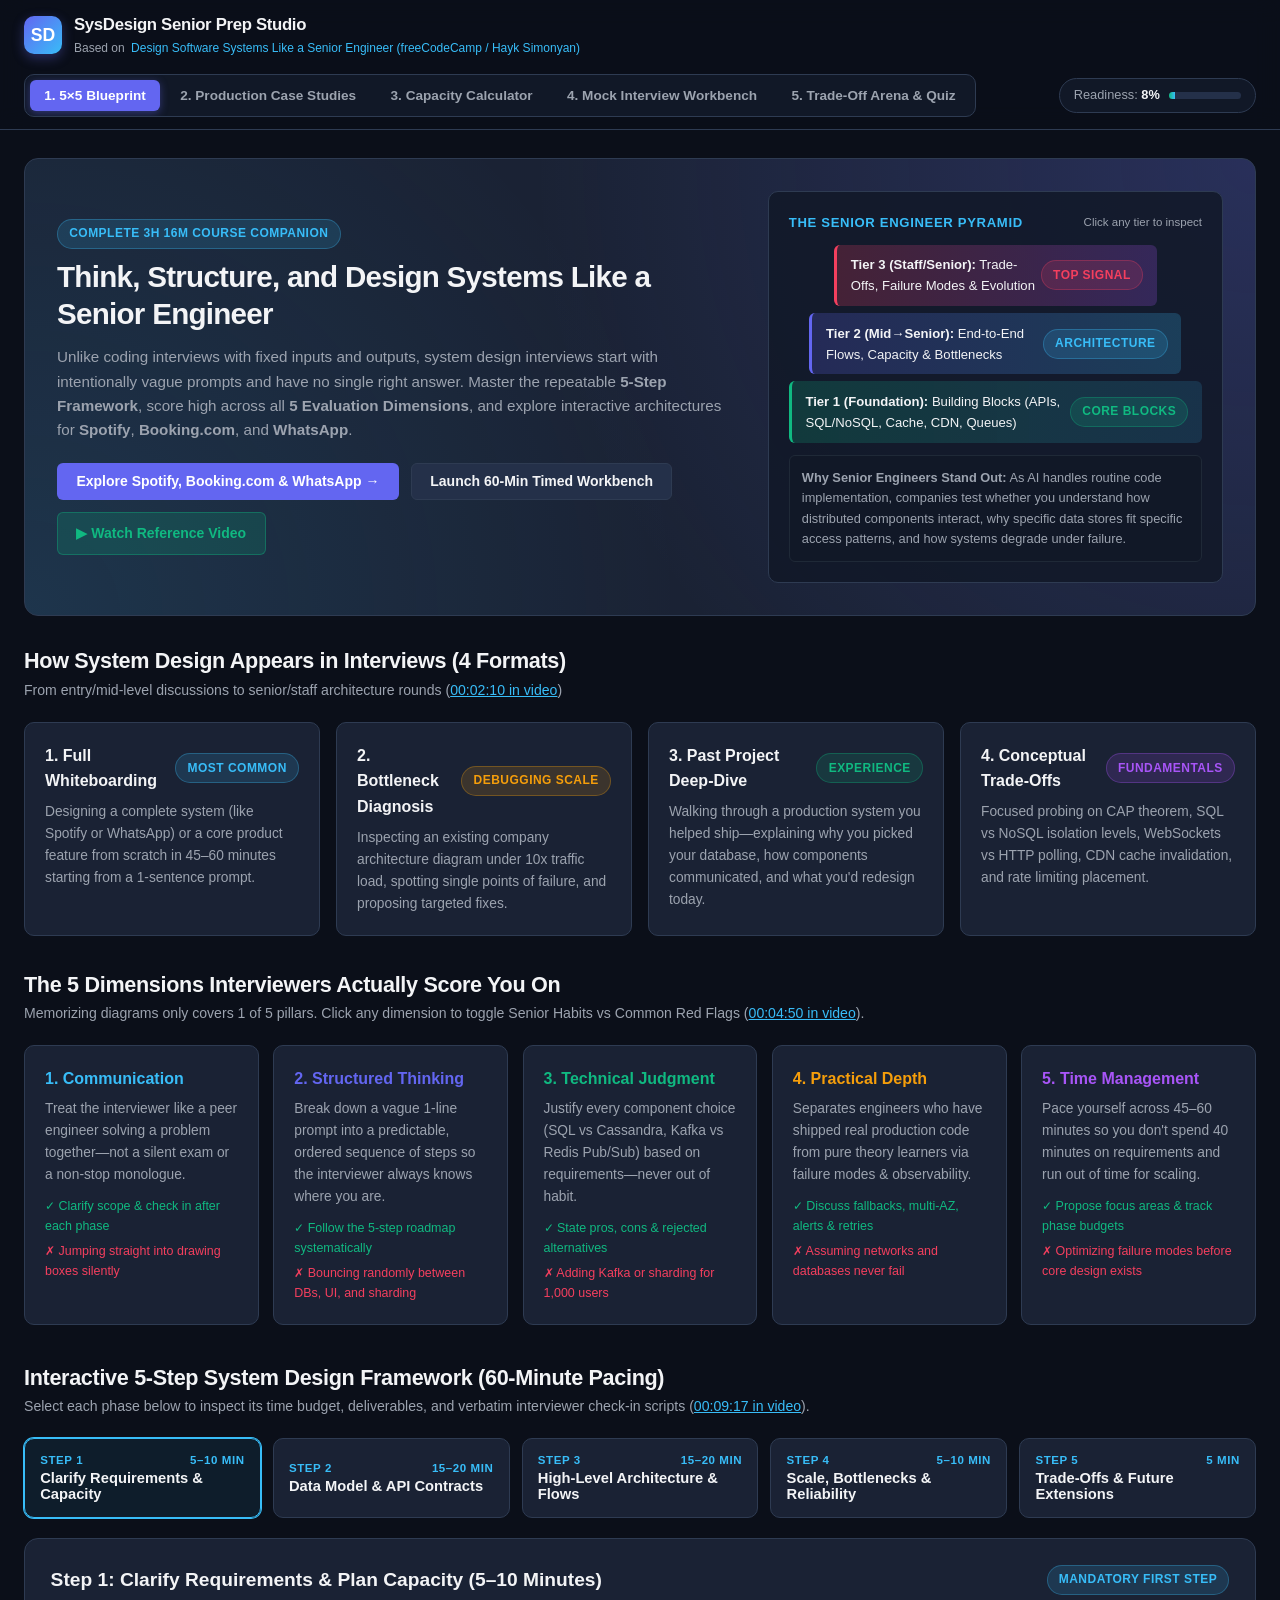
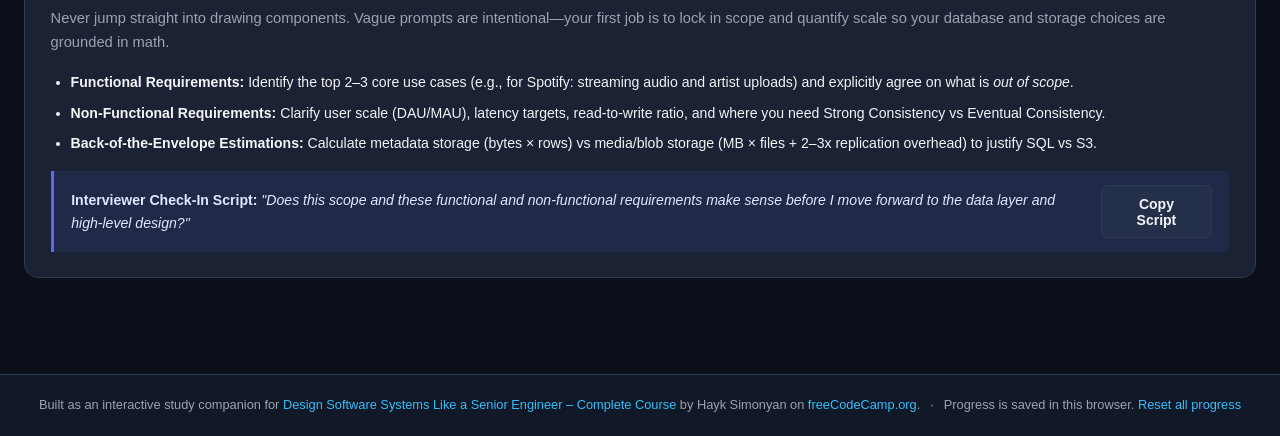
<file: index.html>
<!DOCTYPE html>
<html lang="en">
<head>
  <meta charset="UTF-8" />
  <meta name="viewport" content="width=device-width, initial-scale=1.0, viewport-fit=cover" />
  <title>SysDesign Studio — Senior Engineer System Design Interview Prep</title>
  <meta name="description" content="Interactive study companion for system design interviews: the 5-step framework, Spotify / Booking.com / WhatsApp case studies, a capacity calculator, a timed mock-interview workbench and a trade-off quiz." />
  <meta name="theme-color" content="#0b0f19" />
  <link rel="icon" href="favicon.svg" type="image/svg+xml" />
  <link rel="stylesheet" href="css/styles.css" />
  <script type="module" src="js/main.js"></script>
</head>
<body>

  <!-- Top Navigation -->
  <header class="topbar">
    <div class="brand">
      <div class="brand-logo">SD</div>
      <div>
        <div class="brand-title">SysDesign Senior Prep Studio</div>
        <div class="brand-subtitle">
          Based on <a href="https://www.youtube.com/watch?v=soTfFFIQQ8U" target="_blank" rel="noopener">Design Software Systems Like a Senior Engineer (freeCodeCamp / Hayk Simonyan)</a>
        </div>
      </div>
    </div>

    <nav class="nav-tabs" role="tablist" aria-label="Sections">
      <button class="nav-btn active" role="tab" aria-selected="true" data-action="switchTab" data-args="blueprint" id="tab-btn-blueprint" aria-label="5×5 Blueprint"><svg class="nav-icon" viewBox="0 0 24 24" aria-hidden="true"><path d="M12 3 2 8l10 5 10-5-10-5Z"/><path d="m2 13 10 5 10-5"/></svg><span class="nav-label-long">1. 5×5 Blueprint</span><span class="nav-label-short" aria-hidden="true">Blueprint</span></button>
      <button class="nav-btn" role="tab" aria-selected="false" data-action="switchTab" data-args="casestudies" id="tab-btn-casestudies" aria-label="Production Case Studies"><svg class="nav-icon" viewBox="0 0 24 24" aria-hidden="true"><rect x="3" y="4" width="18" height="6" rx="1.5"/><rect x="3" y="14" width="18" height="6" rx="1.5"/><path d="M7 7h.01M7 17h.01"/></svg><span class="nav-label-long">2. Production Case Studies</span><span class="nav-label-short" aria-hidden="true">Cases</span></button>
      <button class="nav-btn" role="tab" aria-selected="false" data-action="switchTab" data-args="calculator" id="tab-btn-calculator" aria-label="Capacity Calculator"><svg class="nav-icon" viewBox="0 0 24 24" aria-hidden="true"><rect x="5" y="2.5" width="14" height="19" rx="2"/><path d="M8 6.5h8M8 11h.01M12 11h.01M16 11h.01M8 15h.01M12 15h.01M16 15h.01M8 18.5h.01M12 18.5h.01M16 18.5h.01"/></svg><span class="nav-label-long">3. Capacity Calculator</span><span class="nav-label-short" aria-hidden="true">Calculator</span></button>
      <button class="nav-btn" role="tab" aria-selected="false" data-action="switchTab" data-args="workbench" id="tab-btn-workbench" aria-label="Mock Interview Workbench"><svg class="nav-icon" viewBox="0 0 24 24" aria-hidden="true"><circle cx="12" cy="13" r="8"/><path d="M12 9v4l2.5 2.5M9.5 2.5h5"/></svg><span class="nav-label-long">4. Mock Interview Workbench</span><span class="nav-label-short" aria-hidden="true">Mock</span></button>
      <button class="nav-btn" role="tab" aria-selected="false" data-action="switchTab" data-args="quiz" id="tab-btn-quiz" aria-label="Trade-Off Arena &amp; Quiz"><svg class="nav-icon" viewBox="0 0 24 24" aria-hidden="true"><circle cx="12" cy="12" r="9"/><path d="m8.5 12 2.5 2.5 4.5-5"/></svg><span class="nav-label-long">5. Trade-Off Arena &amp; Quiz</span><span class="nav-label-short" aria-hidden="true">Quiz</span></button>
    </nav>

    <div class="progress-pill" title="Your interactive prep mastery score">
      <span>Readiness: <strong id="mastery-pct" style="color: var(--text-primary);">8%</strong></span>
      <div class="progress-bar-mini">
        <div class="progress-bar-fill" id="mastery-bar" style="width: 8%;"></div>
      </div>
    </div>
  </header>

  <main class="container">

    <!-- ===================================================================== -->
    <!-- TAB 1: THE 5x5 BLUEPRINT (5 DIMENSIONS + 5-STEP FRAMEWORK + PYRAMID) -->
    <!-- ===================================================================== -->
    <section class="tab-section active" id="tab-blueprint">
      <div class="hero-banner">
        <div>
          <span class="badge badge-blue">Complete 3h 16m Course Companion</span>
          <h1 class="hero-title">Think, Structure, and Design Systems Like a Senior Engineer</h1>
          <p class="hero-desc">
            Unlike coding interviews with fixed inputs and outputs, system design interviews start with intentionally vague prompts and have no single right answer. Master the repeatable <strong>5-Step Framework</strong>, score high across all <strong>5 Evaluation Dimensions</strong>, and explore interactive architectures for <strong>Spotify</strong>, <strong>Booking.com</strong>, and <strong>WhatsApp</strong>.
          </p>
          <div class="hero-actions">
            <button class="btn btn-primary" data-action="switchTab" data-args="casestudies">Explore Spotify, Booking.com & WhatsApp →</button>
            <button class="btn btn-secondary" data-action="switchTab" data-args="workbench">Launch 60-Min Timed Workbench</button>
            <a class="btn btn-emerald" href="https://www.youtube.com/watch?v=soTfFFIQQ8U" target="_blank" rel="noopener">▶ Watch Reference Video</a>
          </div>
        </div>

        <!-- Senior vs Mid-Level Pyramid -->
        <div class="pyramid-card">
          <div style="display:flex; justify-content:space-between; align-items:center; margin-bottom:0.75rem;">
            <span style="font-size:0.82rem; font-weight:700; text-transform:uppercase; letter-spacing:0.05em; color:var(--accent-blue);">The Senior Engineer Pyramid</span>
            <span style="font-size:0.72rem; color:var(--text-secondary);">Click any tier to inspect</span>
          </div>
          <div class="pyramid-layer pyramid-l1" data-action="showPyramidDetail" data-args="3">
            <span><strong>Tier 3 (Staff/Senior):</strong> Trade-Offs, Failure Modes & Evolution</span>
            <span class="badge badge-rose">Top Signal</span>
          </div>
          <div class="pyramid-layer pyramid-l2" data-action="showPyramidDetail" data-args="2">
            <span><strong>Tier 2 (Mid→Senior):</strong> End-to-End Flows, Capacity & Bottlenecks</span>
            <span class="badge badge-blue">Architecture</span>
          </div>
          <div class="pyramid-layer pyramid-l3" data-action="showPyramidDetail" data-args="1">
            <span><strong>Tier 1 (Foundation):</strong> Building Blocks (APIs, SQL/NoSQL, Cache, CDN, Queues)</span>
            <span class="badge badge-emerald">Core Blocks</span>
          </div>
          <div id="pyramid-detail-box" style="margin-top:0.75rem; font-size:0.8rem; color:var(--text-secondary); background:var(--bg-secondary); padding:0.75rem; border-radius:var(--radius-sm); border:1px solid var(--border-subtle);">
            <strong>Why Senior Engineers Stand Out:</strong> As AI handles routine code implementation, companies test whether you understand how distributed components interact, why specific data stores fit specific access patterns, and how systems degrade under failure.
          </div>
        </div>
      </div>

      <!-- 4 Ways System Design Shows Up -->
      <div class="section-header">
        <div>
          <h2 class="section-title">How System Design Appears in Interviews (4 Formats)</h2>
          <p class="section-subtitle">From entry/mid-level discussions to senior/staff architecture rounds (<a href="https://www.youtube.com/watch?v=soTfFFIQQ8U&t=130s" target="_blank" rel="noopener">00:02:10 in video</a>)</p>
        </div>
      </div>
      <div class="grid-4" style="margin-bottom: 2rem;">
        <div class="card">
          <div class="card-title"><span>1. Full Whiteboarding</span><span class="badge badge-blue">Most Common</span></div>
          <p class="card-text">Designing a complete system (like Spotify or WhatsApp) or a core product feature from scratch in 45–60 minutes starting from a 1-sentence prompt.</p>
        </div>
        <div class="card">
          <div class="card-title"><span>2. Bottleneck Diagnosis</span><span class="badge badge-amber">Debugging Scale</span></div>
          <p class="card-text">Inspecting an existing company architecture diagram under 10x traffic load, spotting single points of failure, and proposing targeted fixes.</p>
        </div>
        <div class="card">
          <div class="card-title"><span>3. Past Project Deep-Dive</span><span class="badge badge-emerald">Experience</span></div>
          <p class="card-text">Walking through a production system you helped ship—explaining why you picked your database, how components communicated, and what you'd redesign today.</p>
        </div>
        <div class="card">
          <div class="card-title"><span>4. Conceptual Trade-Offs</span><span class="badge badge-purple">Fundamentals</span></div>
          <p class="card-text">Focused probing on CAP theorem, SQL vs NoSQL isolation levels, WebSockets vs HTTP polling, CDN cache invalidation, and rate limiting placement.</p>
        </div>
      </div>

      <!-- The 5 Evaluation Dimensions -->
      <div class="section-header">
        <div>
          <h2 class="section-title">The 5 Dimensions Interviewers Actually Score You On</h2>
          <p class="section-subtitle">Memorizing diagrams only covers 1 of 5 pillars. Click any dimension to toggle Senior Habits vs Common Red Flags (<a href="https://www.youtube.com/watch?v=soTfFFIQQ8U&t=290s" target="_blank" rel="noopener">00:04:50 in video</a>).</p>
        </div>
      </div>
      <div class="grid-5" style="margin-bottom: 2.25rem;">
        <div class="card">
          <div class="card-title"><span style="color:var(--accent-blue);">1. Communication</span></div>
          <p class="card-text" style="margin-bottom:0.65rem;">Treat the interviewer like a peer engineer solving a problem together—not a silent exam or a non-stop monologue.</p>
          <div style="font-size:0.78rem; color:var(--accent-emerald); margin-bottom:0.3rem;">✓ Clarify scope & check in after each phase</div>
          <div style="font-size:0.78rem; color:var(--accent-rose);">✗ Jumping straight into drawing boxes silently</div>
        </div>
        <div class="card">
          <div class="card-title"><span style="color:var(--accent-indigo);">2. Structured Thinking</span></div>
          <p class="card-text" style="margin-bottom:0.65rem;">Break down a vague 1-line prompt into a predictable, ordered sequence of steps so the interviewer always knows where you are.</p>
          <div style="font-size:0.78rem; color:var(--accent-emerald); margin-bottom:0.3rem;">✓ Follow the 5-step roadmap systematically</div>
          <div style="font-size:0.78rem; color:var(--accent-rose);">✗ Bouncing randomly between DBs, UI, and sharding</div>
        </div>
        <div class="card">
          <div class="card-title"><span style="color:var(--accent-emerald);">3. Technical Judgment</span></div>
          <p class="card-text" style="margin-bottom:0.65rem;">Justify every component choice (SQL vs Cassandra, Kafka vs Redis Pub/Sub) based on requirements—never out of habit.</p>
          <div style="font-size:0.78rem; color:var(--accent-emerald); margin-bottom:0.3rem;">✓ State pros, cons & rejected alternatives</div>
          <div style="font-size:0.78rem; color:var(--accent-rose);">✗ Adding Kafka or sharding for 1,000 users</div>
        </div>
        <div class="card">
          <div class="card-title"><span style="color:var(--accent-amber);">4. Practical Depth</span></div>
          <p class="card-text" style="margin-bottom:0.65rem;">Separates engineers who have shipped real production code from pure theory learners via failure modes & observability.</p>
          <div style="font-size:0.78rem; color:var(--accent-emerald); margin-bottom:0.3rem;">✓ Discuss fallbacks, multi-AZ, alerts & retries</div>
          <div style="font-size:0.78rem; color:var(--accent-rose);">✗ Assuming networks and databases never fail</div>
        </div>
        <div class="card">
          <div class="card-title"><span style="color:var(--accent-purple);">5. Time Management</span></div>
          <p class="card-text" style="margin-bottom:0.65rem;">Pace yourself across 45–60 minutes so you don't spend 40 minutes on requirements and run out of time for scaling.</p>
          <div style="font-size:0.78rem; color:var(--accent-emerald); margin-bottom:0.3rem;">✓ Propose focus areas & track phase budgets</div>
          <div style="font-size:0.78rem; color:var(--accent-rose);">✗ Optimizing failure modes before core design exists</div>
        </div>
      </div>

      <!-- Interactive 5-Step Framework Explorer -->
      <div class="section-header">
        <div>
          <h2 class="section-title">Interactive 5-Step System Design Framework (60-Minute Pacing)</h2>
          <p class="section-subtitle">Select each phase below to inspect its time budget, deliverables, and verbatim interviewer check-in scripts (<a href="https://www.youtube.com/watch?v=soTfFFIQQ8U&t=557s" target="_blank" rel="noopener">00:09:17 in video</a>).</p>
        </div>
      </div>

      <div class="step-selector">
        <button class="step-tab active" data-action="selectFrameworkStep" data-args="0" id="fstep-0">
          <div class="step-num"><span>Step 1</span><span>5–10 Min</span></div>
          <div class="step-name">Clarify Requirements & Capacity</div>
        </button>
        <button class="step-tab" data-action="selectFrameworkStep" data-args="1" id="fstep-1">
          <div class="step-num"><span>Step 2</span><span>15–20 Min</span></div>
          <div class="step-name">Data Model & API Contracts</div>
        </button>
        <button class="step-tab" data-action="selectFrameworkStep" data-args="2" id="fstep-2">
          <div class="step-num"><span>Step 3</span><span>15–20 Min</span></div>
          <div class="step-name">High-Level Architecture & Flows</div>
        </button>
        <button class="step-tab" data-action="selectFrameworkStep" data-args="3" id="fstep-3">
          <div class="step-num"><span>Step 4</span><span>5–10 Min</span></div>
          <div class="step-name">Scale, Bottlenecks & Reliability</div>
        </button>
        <button class="step-tab" data-action="selectFrameworkStep" data-args="4" id="fstep-4">
          <div class="step-num"><span>Step 5</span><span>5 Min</span></div>
          <div class="step-name">Trade-Offs & Future Extensions</div>
        </button>
      </div>

      <div class="step-detail-panel" id="framework-detail-panel">
        <!-- Populated dynamically via JS -->
      </div>
    </section>

    <!-- ===================================================================== -->
    <!-- TAB 2: PRODUCTION CASE STUDIES (SPOTIFY, BOOKING.COM, WHATSAPP)       -->
    <!-- ===================================================================== -->
    <section class="tab-section" id="tab-casestudies">
      <div class="section-header">
        <div>
          <h2 class="section-title">Production System Case Studies from Scratch</h2>
          <p class="section-subtitle">Walk through the exact three production architectures built in the course, with interactive flow simulators and scaling toggles.</p>
        </div>
      </div>

      <div class="case-switcher">
        <button class="case-btn active-spotify" id="case-btn-spotify" data-action="selectCaseStudy" data-args="spotify">
          <div style="display:flex; justify-content:space-between; align-items:center; margin-bottom:0.3rem;">
            <span style="font-weight:800; font-size:1.05rem;">1. Spotify (Music Streaming)</span>
            <span class="badge badge-emerald">00:23:50</span>
          </div>
          <div style="font-size:0.82rem; color:var(--text-secondary);">Blob storage (S3), Signed URLs, HTTP Range Requests, SQL metadata, CDN & scaling 500K → 50M users / 600TB audio.</div>
        </button>

        <button class="case-btn" id="case-btn-booking" data-action="selectCaseStudy" data-args="booking">
          <div style="display:flex; justify-content:space-between; align-items:center; margin-bottom:0.3rem;">
            <span style="font-weight:800; font-size:1.05rem;">2. Booking.com (Hotel Reservations)</span>
            <span class="badge badge-amber">Concurrency</span>
          </div>
          <div style="font-size:0.82rem; color:var(--text-secondary);">Preventing double bookings, strong vs eventual consistency, optimistic/pessimistic locking, Elasticsearch discovery & dynamic pricing.</div>
        </button>

        <button class="case-btn" id="case-btn-whatsapp" data-action="selectCaseStudy" data-args="whatsapp">
          <div style="display:flex; justify-content:space-between; align-items:center; margin-bottom:0.3rem;">
            <span style="font-weight:800; font-size:1.05rem;">3. WhatsApp (Real-Time Chat)</span>
            <span class="badge badge-blue">Real-Time</span>
          </div>
          <div style="font-size:0.82rem; color:var(--text-secondary);">Stateful WebSockets vs HTTP polling, Chat Servers, Kafka queues, Cassandra storage, Presence service & Feature Flag version stripping.</div>
        </button>
      </div>

      <!-- CASE STUDY 1: SPOTIFY -->
      <div id="case-panel-spotify">
        <div class="arch-canvas">
          <div class="arch-toolbar">
            <div>
              <span class="badge badge-emerald">Interactive Architecture</span>
              <strong style="margin-left:0.5rem; font-size:1.05rem;">Spotify Audio Streaming & Metadata Architecture</strong>
            </div>
            <div style="display:flex; gap:0.5rem; flex-wrap:wrap;">
              <button class="btn btn-secondary" id="spotify-scale-btn" data-action="toggleSpotifyScale">Scale Mode: Baseline (500K Users / 90TB)</button>
              <button class="btn btn-primary" data-action="simulateSpotifyFlow" data-args="read">▶ Simulate Read (Play Song)</button>
              <button class="btn btn-emerald" data-action="simulateSpotifyFlow" data-args="write">▲ Simulate Write (Artist Upload)</button>
            </div>
          </div>

          <div class="arch-nodes-grid" id="spotify-nodes">
            <div class="arch-node" id="sp-node-client" data-action="inspectNode" data-args="spotify, client">
              <div class="arch-node-type">Client App</div>
              <div class="arch-node-title">Mobile / Desktop</div>
              <div style="font-size:0.72rem; color:var(--text-secondary);">Chunked Range Player</div>
            </div>
            <span class="arch-arrow">→</span>
            <div class="arch-node scaled-only" id="sp-node-cdn" data-action="inspectNode" data-args="spotify, cdn" style="display:none;">
              <div class="arch-node-type">Edge Cache (50M Scale)</div>
              <div class="arch-node-title">Global CDN</div>
              <div style="font-size:0.72rem; color:var(--accent-purple);">Caches Top 20% Hits</div>
            </div>
            <div class="arch-node" id="sp-node-lb" data-action="inspectNode" data-args="spotify, lb">
              <div class="arch-node-type">Front Door</div>
              <div class="arch-node-title">API Gateway & LB</div>
              <div style="font-size:0.72rem; color:var(--text-secondary);">Rate Limit + Routing</div>
            </div>
            <span class="arch-arrow">→</span>
            <div class="arch-node" id="sp-node-api" data-action="inspectNode" data-args="spotify, api">
              <div class="arch-node-type">Stateless Compute</div>
              <div class="arch-node-title">API Servers</div>
              <div style="font-size:0.72rem; color:var(--text-secondary);">JWT Auth + Signed URLs</div>
            </div>
            <span class="arch-arrow">→</span>
            <div class="arch-node scaled-only" id="sp-node-redis" data-action="inspectNode" data-args="spotify, redis" style="display:none;">
              <div class="arch-node-type">In-Memory (50M Scale)</div>
              <div class="arch-node-title">Redis Cache</div>
              <div style="font-size:0.72rem; color:var(--accent-purple);">Hot Metadata & Playlists</div>
            </div>
            <div class="arch-node" id="sp-node-sql" data-action="inspectNode" data-args="spotify, sql">
              <div class="arch-node-type">Relational DB</div>
              <div class="arch-node-title" id="sp-sql-title">SQL Database</div>
              <div style="font-size:0.72rem; color:var(--text-secondary);">Users, Songs, Playlists</div>
            </div>
            <span class="arch-arrow">+</span>
            <div class="arch-node" id="sp-node-s3" data-action="inspectNode" data-args="spotify, s3">
              <div class="arch-node-type">Object Storage</div>
              <div class="arch-node-title" id="sp-s3-title">AWS S3 Blob Store</div>
              <div style="font-size:0.72rem; color:var(--text-secondary);">OGG Audio (~3MB/song)</div>
            </div>
          </div>

          <div class="flow-log-box" id="spotify-flow-log">
            <strong>Interactive Walkthrough:</strong> Click <em>"Simulate Read (Play Song)"</em>, <em>"Simulate Write (Artist Upload)"</em>, or toggle <em>"50M Users Scale Mode"</em> above to trace how requests move across components.
          </div>
        </div>

        <div class="grid-2">
          <div class="card">
            <div class="card-title"><span>Capacity Estimations: 500K vs 50M Users</span><span class="badge badge-emerald">Course Math</span></div>
            <table class="data-table">
              <thead>
                <tr>
                  <th>Metric</th>
                  <th>Baseline (500K Users)</th>
                  <th>Scaled (50M Users)</th>
                </tr>
              </thead>
              <tbody>
                <tr>
                  <td><strong>Catalog Size</strong></td>
                  <td>30 Million Songs</td>
                  <td>200 Million Songs</td>
                </tr>
                <tr>
                  <td><strong>Audio Storage (3MB OGG)</strong></td>
                  <td>90 TB (180–270 TB w/ replicas)</td>
                  <td><strong>600 TB</strong> (1.2–1.8 PB w/ replicas)</td>
                </tr>
                <tr>
                  <td><strong>Song Metadata (100 B/song)</strong></td>
                  <td>3 GB</td>
                  <td><strong>20 GB</strong></td>
                </tr>
                <tr>
                  <td><strong>User Metadata (1 KB/user)</strong></td>
                  <td>500 MB</td>
                  <td><strong>50 GB</strong></td>
                </tr>
              </tbody>
            </table>
          </div>

          <div class="card">
            <div class="card-title"><span>SQL Schema, Indexing & REST API Contracts</span><span class="badge badge-blue">Data & API</span></div>
            <pre class="code-block">-- Relational Schema & Composite Indexing (PostgreSQL)
CREATE TABLE songs (
  song_id UUID PRIMARY KEY,
  title VARCHAR(255), artist_id UUID,
  duration_sec INT, audio_s3_key TEXT
);
CREATE TABLE playlist_items (
  playlist_id UUID, song_id UUID, added_at TIMESTAMP,
  PRIMARY KEY (playlist_id, song_id)
);
-- Speeds up fetching songs in a playlist OR playlists containing a song:
CREATE INDEX idx_playlist_item ON playlist_items(playlist_id, song_id);

-- Core API Endpoints:
GET  /v1/songs/{id}          -> Returns Song Metadata + Expiring Signed S3/CDN URL
GET  <signed_s3_url>         -> Header: Range: bytes=0-524287 (206 Partial Content)
POST /v1/songs               -> Artist uploads metadata + presigned S3 upload</pre>
          </div>
        </div>
      </div>

      <!-- CASE STUDY 2: BOOKING.COM -->
      <div id="case-panel-booking" style="display:none;">
        <div class="arch-canvas">
          <div class="arch-toolbar">
            <div>
              <span class="badge badge-amber">Concurrency & Consistency</span>
              <strong style="margin-left:0.5rem; font-size:1.05rem;">Booking.com Double-Booking Concurrency Simulator</strong>
            </div>
            <div style="display:flex; gap:0.5rem; flex-wrap:wrap;">
              <button class="btn btn-secondary" data-action="runBookingSim" data-args="naive">1. Test Naive Select-Then-Insert (Fails)</button>
              <button class="btn btn-primary" data-action="runBookingSim" data-args="pessimistic">2. Test Pessimistic Lock (FOR UPDATE)</button>
              <button class="btn btn-emerald" data-action="runBookingSim" data-args="optimistic">3. Test Optimistic Version + Hold TTL</button>
            </div>
          </div>

          <div class="arch-nodes-grid">
            <div class="arch-node" id="bk-node-users">
              <div class="arch-node-type">Concurrent Traffic</div>
              <div class="arch-node-title">User A & User B</div>
              <div style="font-size:0.72rem; color:var(--accent-amber);">Both click "Book Last Room"</div>
            </div>
            <span class="arch-arrow">→</span>
            <div class="arch-node" id="bk-node-gw">
              <div class="arch-node-type">Entry Layer</div>
              <div class="arch-node-title">API Gateway</div>
              <div style="font-size:0.72rem; color:var(--text-secondary);">Rate Limit + Auth</div>
            </div>
            <span class="arch-arrow">→</span>
            <div class="arch-node" id="bk-node-search">
              <div class="arch-node-type">Read Path (AP)</div>
              <div class="arch-node-title">Search + Elasticsearch</div>
              <div style="font-size:0.72rem; color:var(--accent-blue);">Eventual Consistency OK</div>
            </div>
            <span class="arch-arrow">/</span>
            <div class="arch-node" id="bk-node-book">
              <div class="arch-node-type">Write Path (CP)</div>
              <div class="arch-node-title">Booking Service</div>
              <div style="font-size:0.72rem; color:var(--accent-emerald);">Strong Consistency + Hold</div>
            </div>
            <span class="arch-arrow">→</span>
            <div class="arch-node" id="bk-node-db">
              <div class="arch-node-type">ACID Relational DB</div>
              <div class="arch-node-title">PostgreSQL Primary</div>
              <div style="font-size:0.72rem; color:var(--text-secondary);">Row Locks / Version Check</div>
            </div>
            <span class="arch-arrow">→</span>
            <div class="arch-node" id="bk-node-pay">
              <div class="arch-node-type">External Payment</div>
              <div class="arch-node-title">Payment Service</div>
              <div style="font-size:0.72rem; color:var(--text-secondary);">Idempotency Key</div>
            </div>
          </div>

          <div class="flow-log-box" id="booking-flow-log">
            <strong>Why Double Bookings Happen:</strong> In a hotel reservation system, two users frequently attempt to book the exact same last room for the same dates at the same millisecond. Click the 3 buttons above to compare how a naive query fails versus senior concurrency controls.
          </div>
        </div>

        <div class="grid-2">
          <div class="card">
            <div class="card-title"><span>CAP Theorem Split: Read Path vs Write Path</span><span class="badge badge-amber">Technical Judgment</span></div>
            <table class="data-table">
              <thead>
                <tr>
                  <th>Path</th>
                  <th>Consistency Model</th>
                  <th>Architecture & Rationale</th>
                </tr>
              </thead>
              <tbody>
                <tr>
                  <td><strong>Search & Discovery</strong><br><span style="font-size:0.75rem; color:var(--text-secondary);">(100x Read Volume)</span></td>
                  <td><span class="badge badge-blue">Eventual Consistency</span></td>
                  <td>Backed by <strong>Elasticsearch</strong> + <strong>Redis Cache</strong>. If room count is stale by 2 seconds during browsing, it is acceptable for speed.</td>
                </tr>
                <tr>
                  <td><strong>Reservation & Checkout</strong><br><span style="font-size:0.75rem; color:var(--text-secondary);">(Critical Write Path)</span></td>
                  <td><span class="badge badge-emerald">Strong Consistency (ACID)</span></td>
                  <td>Backed by <strong>SQL Database (PostgreSQL)</strong>. Preventing two reservations for the same room on the same dates is non-negotiable.</td>
                </tr>
              </tbody>
            </table>
          </div>

          <div class="card">
            <div class="card-title"><span>Preventing Double Bookings in SQL</span><span class="badge badge-emerald">Practical Depth</span></div>
            <pre class="code-block">-- 1. Naive Approach (BROKEN under concurrency):
SELECT available_count FROM room_inventory WHERE room_type_id = 42 AND date = '2026-12-24';
-- Both User A & User B read available_count = 1 simultaneously!
INSERT INTO bookings ... -- Result: DOUBLE BOOKING & costly refund!

-- 2. Optimistic Concurrency Control (Atomic Conditional Update):
UPDATE room_inventory
SET available_count = available_count - 1, version = version + 1
WHERE room_type_id = 42 AND date = '2026-12-24'
  AND version = 7 AND available_count > 0;
-- Only 1 transaction affects 1 row; the second affects 0 rows and fails cleanly.</pre>
          </div>
        </div>
      </div>

      <!-- CASE STUDY 3: WHATSAPP -->
      <div id="case-panel-whatsapp" style="display:none;">
        <div class="arch-canvas">
          <div class="arch-toolbar">
            <div>
              <span class="badge badge-blue">Real-Time Stateful Routing</span>
              <strong style="margin-left:0.5rem; font-size:1.05rem;">WhatsApp Real-Time Messaging & Feature Flag Architecture</strong>
            </div>
            <div style="display:flex; gap:0.5rem; flex-wrap:wrap;">
              <button class="btn btn-primary" data-action="runWhatsappSim" data-args="online">▶ Send Message (Recipient Online via WebSocket)</button>
              <button class="btn btn-secondary" data-action="runWhatsappSim" data-args="offline">▶ Send Message (Recipient Offline → Push)</button>
              <button class="btn btn-emerald" data-action="runWhatsappSim" data-args="featureflag">⚙ Test Feature Flag Rollout (v2.2 vs v1.9)</button>
            </div>
          </div>

          <div class="arch-nodes-grid">
            <div class="arch-node" id="wa-node-sender">
              <div class="arch-node-type">Client A</div>
              <div class="arch-node-title">Sender App</div>
              <div style="font-size:0.72rem; color:var(--text-secondary);">Persistent WebSocket</div>
            </div>
            <span class="arch-arrow">↔</span>
            <div class="arch-node" id="wa-node-chat">
              <div class="arch-node-type">Stateful Tier</div>
              <div class="arch-node-title">Chat Servers</div>
              <div style="font-size:0.72rem; color:var(--accent-blue);">Holds Open TCP/WS Conns</div>
            </div>
            <span class="arch-arrow">↔</span>
            <div class="arch-node" id="wa-node-flags">
              <div class="arch-node-type">Gradual Rollout</div>
              <div class="arch-node-title">Feature Flag Store</div>
              <div style="font-size:0.72rem; color:var(--accent-purple);">20% Cohort / v2.2 Check</div>
            </div>
            <span class="arch-arrow">→</span>
            <div class="arch-node" id="wa-node-kafka">
              <div class="arch-node-type">Async Event Bus</div>
              <div class="arch-node-title">Kafka Broker</div>
              <div style="font-size:0.72rem; color:var(--text-secondary);">Group Fan-out & Buffering</div>
            </div>
            <span class="arch-arrow">→</span>
            <div class="arch-node" id="wa-node-db">
              <div class="arch-node-type">Wide-Column NoSQL</div>
              <div class="arch-node-title">Cassandra DB</div>
              <div style="font-size:0.72rem; color:var(--text-secondary);">High Write Throughput</div>
            </div>
            <span class="arch-arrow">→</span>
            <div class="arch-node" id="wa-node-recipient">
              <div class="arch-node-type">Client B</div>
              <div class="arch-node-title">Recipient / Push</div>
              <div style="font-size:0.72rem; color:var(--text-secondary);">WS Delivery or APNs/FCM</div>
            </div>
          </div>

          <div class="flow-log-box" id="whatsapp-flow-log">
            <strong>Interactive Walkthrough:</strong> Click any simulation button above to inspect how stateful Chat Servers route real-time WebSocket frames, handle offline queues via Kafka, and strip unsupported payload fields for older client versions (<a href="https://www.youtube.com/watch?v=soTfFFIQQ8U&t=11577s" target="_blank" rel="noopener">03:12:57 in video</a>).
          </div>
        </div>

        <div class="grid-2">
          <div class="card">
            <div class="card-title"><span>Protocol Trade-Offs: WebSockets vs HTTP Polling</span><span class="badge badge-blue">03:14:49</span></div>
            <table class="data-table">
              <thead>
                <tr>
                  <th>Protocol</th>
                  <th>Memory & State</th>
                  <th>Latency & Best Use Case</th>
                </tr>
              </thead>
              <tbody>
                <tr>
                  <td><strong>HTTP Short Polling</strong></td>
                  <td>Stateless, low server RAM per idle user</td>
                  <td>High latency & wasted empty requests; suited for simple status checks.</td>
                </tr>
                <tr>
                  <td><strong>HTTP Long Polling</strong></td>
                  <td>Holds request open until data arrives</td>
                  <td>Medium latency; fallback when firewalls block WebSockets.</td>
                </tr>
                <tr>
                  <td><strong>WebSockets (Chosen)</strong></td>
                  <td>Stateful; consumes more RAM per open connection</td>
                  <td><strong>Sub-50ms bidirectional delivery</strong>; worth the memory cost for real-time chat.</td>
                </tr>
              </tbody>
            </table>
          </div>

          <div class="card">
            <div class="card-title"><span>Gradual Rollout & Backward-Compatible Feature Flags</span><span class="badge badge-purple">03:12:57</span></div>
            <pre class="code-block">// Chat Server Feature Flag & Version Stripping Logic (03:12:57 in Course)
function deliverMessageToClient(message, recipientClient) {
  const enabledFlags = featureFlagStore.getFlagsForUser(recipientClient.userId); // e.g., 20% rollout
  const payload = { ...message };

  // Strip unsupported fields for client apps below version 2.2
  if (recipientClient.appVersion < 2.2 || !enabledFlags.includes("message_reactions_v2")) {
    delete payload.reactionsMetadata;
    delete payload.interactivePoll;
  }
  recipientClient.websocket.send(JSON.stringify(payload));
}</pre>
          </div>
        </div>
      </div>
    </section>

    <!-- ===================================================================== -->
    <!-- TAB 3: INTERACTIVE BACK-OF-THE-ENVELOPE CAPACITY CALCULATOR           -->
    <!-- ===================================================================== -->
    <section class="tab-section" id="tab-calculator">
      <div class="section-header">
        <div>
          <h2 class="section-title">Back-of-the-Envelope Capacity & Storage Estimator</h2>
          <p class="section-subtitle">Practice the exact estimation math taught in the course (<a href="https://www.youtube.com/watch?v=soTfFFIQQ8U&t=1629s" target="_blank" rel="noopener">00:27:09</a> & <a href="https://www.youtube.com/watch?v=soTfFFIQQ8U&t=11630s" target="_blank" rel="noopener">03:13:50</a>) to justify when you need S3, Read Replicas, Caching, or Sharding.</p>
        </div>
        <div style="display:flex; gap:0.5rem; flex-wrap:wrap;">
          <button class="btn btn-secondary" data-action="loadCalcPreset" data-args="spotify_mvp">Preset: Spotify MVP (500K Users)</button>
          <button class="btn btn-emerald" data-action="loadCalcPreset" data-args="spotify_50m">Preset: Spotify Scaled (50M Users)</button>
          <button class="btn btn-secondary" data-action="loadCalcPreset" data-args="booking">Preset: Booking.com</button>
          <button class="btn btn-secondary" data-action="loadCalcPreset" data-args="whatsapp">Preset: WhatsApp</button>
        </div>
      </div>

      <div class="grid-2">
        <!-- Sliders Panel -->
        <div class="card">
          <div class="card-title"><span>Input System Assumptions</span><span class="badge badge-blue">Interactive Inputs</span></div>

          <div class="calc-input-group">
            <div class="calc-label">
              <span>Total Active Users</span>
              <span id="lbl-users" style="color:var(--accent-blue); font-family:var(--font-mono);">50,000,000</span>
            </div>
            <input type="range" class="calc-slider" id="inp-users" min="100000" max="200000000" step="100000" value="50000000" />
          </div>

          <div class="calc-input-group">
            <div class="calc-label">
              <span>User Profile / Metadata Size (Bytes per user)</span>
              <span id="lbl-user-bytes" style="color:var(--accent-blue); font-family:var(--font-mono);">1,000 B (1 KB)</span>
            </div>
            <input type="range" class="calc-slider" id="inp-user-bytes" min="100" max="10000" step="100" value="1000" />
          </div>

          <div class="calc-input-group">
            <div class="calc-label">
              <span>Total Catalog / Media Records (Songs, Rooms, or Messages/day)</span>
              <span id="lbl-items" style="color:var(--accent-blue); font-family:var(--font-mono);">200,000,000</span>
            </div>
            <input type="range" class="calc-slider" id="inp-items" min="1000000" max="500000000" step="1000000" value="200000000" />
          </div>

          <div class="calc-input-group">
            <div class="calc-label">
              <span>Record Metadata Size (Bytes per item in SQL/NoSQL)</span>
              <span id="lbl-item-meta" style="color:var(--accent-blue); font-family:var(--font-mono);">100 B</span>
            </div>
            <input type="range" class="calc-slider" id="inp-item-meta" min="50" max="2000" step="50" value="100" />
          </div>

          <div class="calc-input-group">
            <div class="calc-label">
              <span>Average Media / Blob File Size (MB per item)</span>
              <span id="lbl-blob-mb" style="color:var(--accent-blue); font-family:var(--font-mono);">3.0 MB</span>
            </div>
            <input type="range" class="calc-slider" id="inp-blob-mb" min="0" max="15" step="0.5" value="3" />
          </div>

          <div class="calc-input-group">
            <div class="calc-label">
              <span>Replication & Versioning Multiplier (Multi-AZ + Re-uploads)</span>
              <span id="lbl-rep" style="color:var(--accent-blue); font-family:var(--font-mono);">2.5x</span>
            </div>
            <input type="range" class="calc-slider" id="inp-rep" min="1" max="4" step="0.5" value="2.5" />
          </div>
        </div>

        <!-- Results & Architectural Recommendations -->
        <div>
          <div class="grid-2" style="margin-bottom: 1.25rem;">
            <div class="metric-stat">
              <div style="font-size:0.75rem; color:var(--text-secondary); text-transform:uppercase;">User Metadata Storage</div>
              <div class="metric-val" id="out-user-storage">50.0 GB</div>
              <div style="font-size:0.76rem; color:var(--text-secondary);">Fits comfortably in single SQL DB</div>
            </div>
            <div class="metric-stat">
              <div style="font-size:0.75rem; color:var(--text-secondary); text-transform:uppercase;">Item Metadata Storage</div>
              <div class="metric-val" id="out-item-storage">20.0 GB</div>
              <div style="font-size:0.76rem; color:var(--text-secondary);">Indexed relational / NoSQL tables</div>
            </div>
            <div class="metric-stat">
              <div style="font-size:0.75rem; color:var(--text-secondary); text-transform:uppercase;">Raw Media / Blob Storage</div>
              <div class="metric-val" id="out-blob-raw" style="color:var(--accent-emerald);">600.0 TB</div>
              <div style="font-size:0.76rem; color:var(--text-secondary);">Before replication & versioning</div>
            </div>
            <div class="metric-stat">
              <div style="font-size:0.75rem; color:var(--text-secondary); text-transform:uppercase;">Total Provisioned Blob Storage</div>
              <div class="metric-val" id="out-blob-total" style="color:var(--accent-amber);">1.50 PB</div>
              <div style="font-size:0.76rem; color:var(--text-secondary);">Includes multi-region & artist re-uploads</div>
            </div>
          </div>

          <div class="card">
            <div class="card-title"><span>Automated Senior Architecture Recommendations</span><span class="badge badge-emerald">Driven by Numbers</span></div>
            <div id="calc-recommendations" style="font-size:0.86rem; color:var(--text-secondary); line-height:1.65;">
              <!-- Populated by JS -->
            </div>
          </div>
        </div>
      </div>
    </section>

    <!-- ===================================================================== -->
    <!-- TAB 4: MOCK INTERVIEW WORKBENCH & PHASE-AWARE TIMER                   -->
    <!-- ===================================================================== -->
    <section class="tab-section" id="tab-workbench">
      <div class="section-header">
        <div>
          <h2 class="section-title">60-Minute Mock Interview Workbench & Pacing Timer</h2>
          <p class="section-subtitle">Practice structuring your design under realistic time constraints and export your architecture notes as Markdown.</p>
        </div>
        <div style="display:flex; gap:0.5rem; align-items:center; flex-wrap:wrap;">
          <select id="wb-prompt-select" class="btn btn-secondary">
            <option value="spotify">Prompt: Design Spotify (Music Streaming)</option>
            <option value="booking">Prompt: Design Booking.com (Hotel Reservation)</option>
            <option value="whatsapp">Prompt: Design WhatsApp (Real-Time Messaging)</option>
            <option value="custom">Prompt: Custom System Design Problem</option>
          </select>
          <button class="btn btn-secondary" data-action="resetWorkbenchNotes">↺ Reset to Template</button>
          <button class="btn btn-emerald" data-action="exportWorkbenchNotes">⬇ Export Notes (.md)</button>
        </div>
      </div>

      <!-- Timer Bar -->
      <div class="card" style="margin-bottom:1.5rem; display:flex; justify-content:space-between; align-items:center; flex-wrap:wrap; gap:1rem;">
        <div>
          <div style="font-size:0.75rem; text-transform:uppercase; letter-spacing:0.05em; color:var(--text-secondary);">Current Recommended Interview Phase</div>
          <div id="wb-current-phase" style="font-size:1.15rem; font-weight:700; color:var(--accent-blue);">Phase 1: Clarify Functional & Non-Functional Requirements (Min 0–10)</div>
          <div id="wb-phase-hint" style="font-size:0.82rem; color:var(--text-secondary);">Lock in core use cases, out-of-scope items, user scale, and back-of-the-envelope storage before drawing boxes.</div>
        </div>
        <div style="display:flex; align-items:center; gap:1rem;">
          <div class="timer-display" id="wb-timer">60:00</div>
          <div style="display:flex; gap:0.45rem;">
            <button class="btn btn-primary" id="wb-start-btn" data-action="toggleTimer">Start Timer</button>
            <button class="btn btn-secondary" data-action="resetTimer" data-args="60">60m</button>
            <button class="btn btn-secondary" data-action="resetTimer" data-args="45">45m</button>
          </div>
        </div>
      </div>

      <div class="grid-2">
        <!-- Left: Structured 5-Step Scratchpad -->
        <div class="card">
          <div class="card-title"><span>Structured 5-Step Design Canvas</span><span class="badge badge-blue" id="wb-save-status">Auto-Saved Locally</span></div>

          <div style="margin-bottom:0.9rem;">
            <label style="font-size:0.82rem; font-weight:600; color:var(--accent-blue);">Step 1: Functional & Non-Functional Requirements + Capacity Math (5–10m)</label>
            <textarea class="workbench-textarea" id="wb-step1" placeholder="• Functional (In Scope / Out of Scope):&#10;• Non-Functional (Consistency vs Availability, Latency, Scale):&#10;• Back-of-the-envelope storage & QPS:"></textarea>
          </div>

          <div style="margin-bottom:0.9rem;">
            <label style="font-size:0.82rem; font-weight:600; color:var(--accent-indigo);">Step 2: Data Model, Storage Choice & API Contracts (15–20m)</label>
            <textarea class="workbench-textarea" id="wb-step2" placeholder="• Database choice (SQL vs NoSQL +Blob storage) & WHY:&#10;• Core schema & indexes:&#10;• REST API endpoints (GET/POST, auth, pagination, rate limiting):"></textarea>
          </div>

          <div style="margin-bottom:0.9rem;">
            <label style="font-size:0.82rem; font-weight:600; color:var(--accent-emerald);">Step 3: High-Level Architecture & Read/Write Workflows (15–20m)</label>
            <textarea class="workbench-textarea" id="wb-step3" placeholder="• Core components (Client -> API Gateway/LB -> API Server -> DB/Cache/S3):&#10;• Step-by-step Read Flow:&#10;• Step-by-step Write Flow:"></textarea>
          </div>

          <div style="margin-bottom:0.9rem;">
            <label style="font-size:0.82rem; font-weight:600; color:var(--accent-amber);">Step 4 & 5: Bottlenecks, Failure Modes, Trade-Offs & Extensions (10–15m)</label>
            <textarea class="workbench-textarea" id="wb-step4" placeholder="• Scaling bottlenecks (CDN, Redis cache, DB read replicas/sharding, Kafka):&#10;• Failure handling, multi-AZ redundancy & monitoring/alerts:&#10;• Key trade-offs & future extensions:"></textarea>
          </div>
        </div>

        <!-- Right: 5-Dimension Self-Evaluation Rubric -->
        <div class="card">
          <div class="card-title"><span>Live 5-Dimension Self-Evaluation Checklist</span><span class="badge badge-emerald" id="wb-rubric-score">0 / 10 Checked</span></div>
          <p class="card-text" style="margin-bottom:1rem;">Verify that your design covers every signal interviewers score across the 5 pillars:</p>

          <div style="margin-bottom:1rem;">
            <div style="font-size:0.8rem; font-weight:700; color:var(--accent-blue); margin-bottom:0.4rem;">1. Communication & Collaboration</div>
            <label class="checklist-item"><input type="checkbox" class="wb-check" /> Clarified functional scope and explicitly stated what is out of scope before designing.</label>
            <label class="checklist-item"><input type="checkbox" class="wb-check" /> Checked in with the interviewer at the end of requirements ("Does this scope make sense?").</label>
          </div>

          <div style="margin-bottom:1rem;">
            <div style="font-size:0.8rem; font-weight:700; color:var(--accent-indigo); margin-bottom:0.4rem;">2. Structured Thinking</div>
            <label class="checklist-item"><input type="checkbox" class="wb-check" /> Started with a simple baseline architecture (thousands of users) before adding complex scaling tiers.</label>
            <label class="checklist-item"><input type="checkbox" class="wb-check" /> Traced both the Read workflow and Write workflow end-to-end from client to storage.</label>
          </div>

          <div style="margin-bottom:1rem;">
            <div style="font-size:0.8rem; font-weight:700; color:var(--accent-emerald); margin-bottom:0.4rem;">3. Technical Judgment</div>
            <label class="checklist-item"><input type="checkbox" class="wb-check" /> Justified SQL vs NoSQL/Blob storage based on data structure and consistency requirements (CAP).</label>
            <label class="checklist-item"><input type="checkbox" class="wb-check" /> Explained at least one alternative approach considered and why it was rejected (trade-offs).</label>
          </div>

          <div style="margin-bottom:1rem;">
            <div style="font-size:0.8rem; font-weight:700; color:var(--accent-amber); margin-bottom:0.4rem;">4. Practical Depth</div>
            <label class="checklist-item"><input type="checkbox" class="wb-check" /> Addressed authentication (JWT), API Gateway rate limiting, and security (e.g., Signed URLs).</label>
            <label class="checklist-item"><input type="checkbox" class="wb-check" /> Identified single points of failure, multi-AZ replication, fallback paths, and monitoring alerts.</label>
          </div>

          <div>
            <div style="font-size:0.8rem; font-weight:700; color:var(--accent-purple); margin-bottom:0.4rem;">5. Time Management</div>
            <label class="checklist-item"><input type="checkbox" class="wb-check" /> Completed back-of-the-envelope storage/traffic estimates in under 10 minutes.</label>
            <label class="checklist-item"><input type="checkbox" class="wb-check" /> Saved 5–10 minutes at the end for scaling bottlenecks, failure modes, and future extensions.</label>
          </div>
        </div>
      </div>
    </section>

    <!-- ===================================================================== -->
    <!-- TAB 5: TRADE-OFF ARENA & SCENARIO QUIZ                                -->
    <!-- ===================================================================== -->
    <section class="tab-section" id="tab-quiz">
      <div class="section-header">
        <div>
          <h2 class="section-title">Senior Trade-Off Arena & Scenario Quiz</h2>
          <p class="section-subtitle">Test your technical judgment on real scenarios directly from the course.</p>
        </div>
        <div>
          <span class="badge badge-emerald" id="quiz-score-badge" style="font-size:0.85rem; padding:0.45rem 0.9rem;">Score: 0 / 8 Answered</span>
          <button class="btn btn-secondary" data-action="resetQuiz" style="margin-left:0.5rem;">Reset Quiz</button>
        </div>
      </div>

      <div id="quiz-container" class="grid-2">
        <!-- Populated dynamically via JS -->
      </div>
    </section>

  </main>

  <footer class="site-footer">
    Built as an interactive study companion for <a href="https://www.youtube.com/watch?v=soTfFFIQQ8U" target="_blank" rel="noopener">Design Software Systems Like a Senior Engineer – Complete Course</a> by Hayk Simonyan on <a href="https://www.freecodecamp.org/news/learn-how-to-design-software-systems-like-a-senior-engineer-in-our-new-course/" target="_blank" rel="noopener">freeCodeCamp.org</a>.
    <span class="footer-sep">·</span> Progress is saved in this browser. <button class="link-btn" data-action="resetProgress">Reset all progress</button>
  </footer>

</body>
</html>
</file>
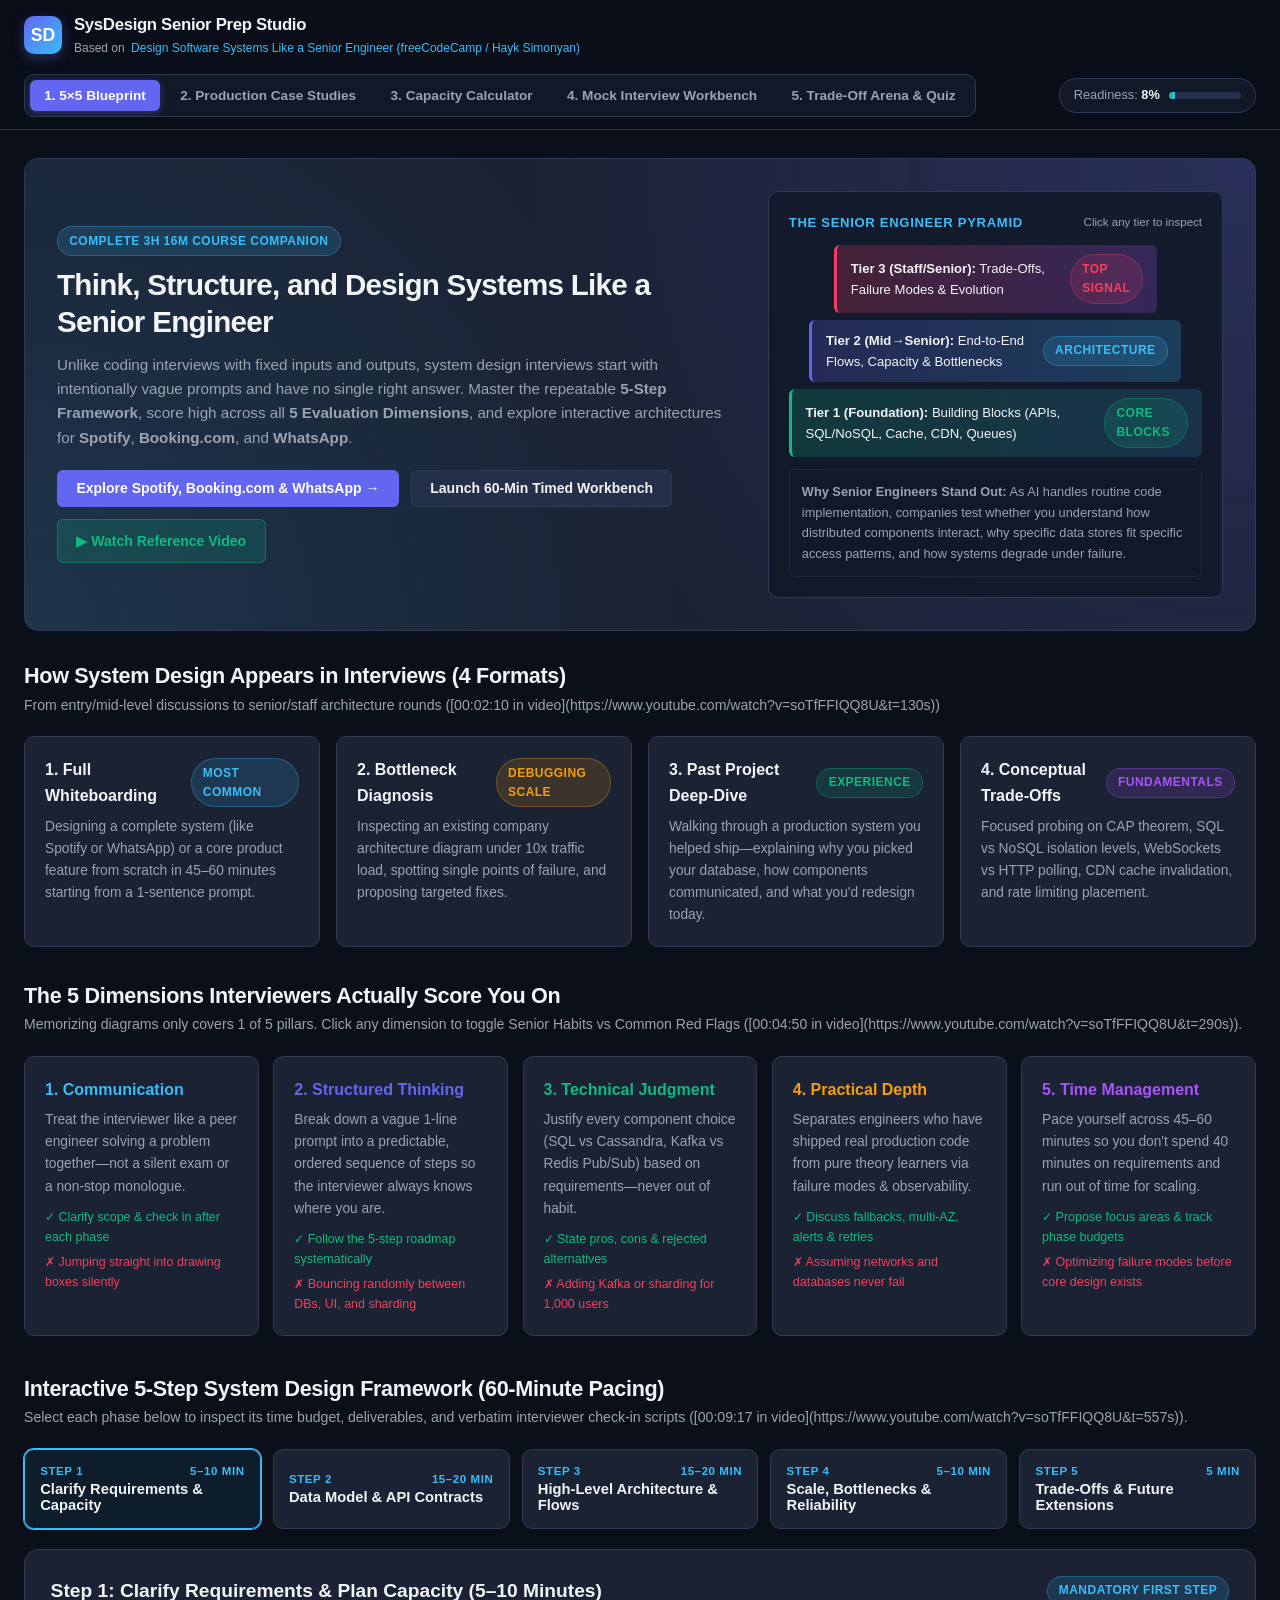
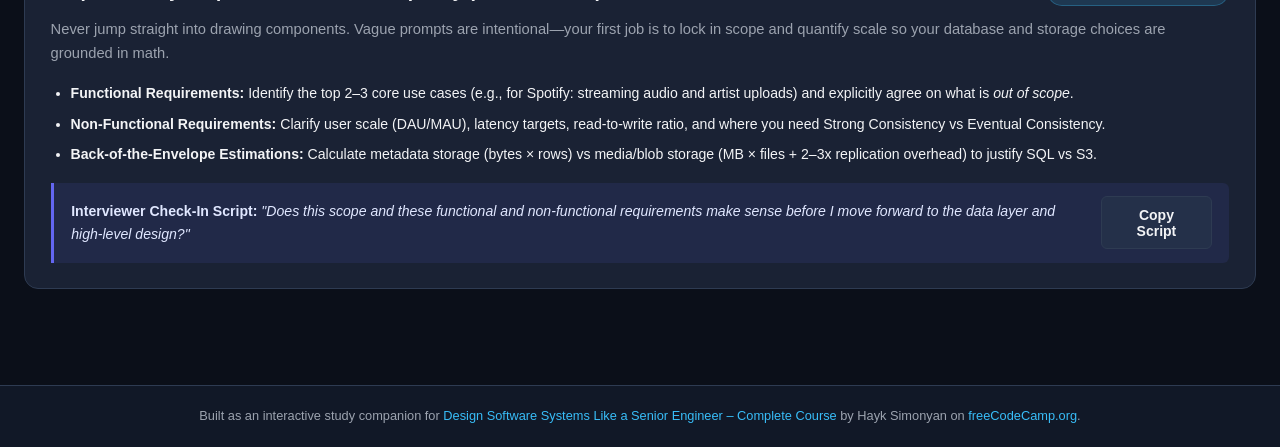
<file: system_design_interview_prep.html>
<!DOCTYPE html>
<html lang="en">
<head>
  <meta charset="UTF-8" />
  <meta name="viewport" content="width=device-width, initial-scale=1.0" />
  <title>SysDesign Studio — Senior Engineer System Design Interview Prep</title>
  <style>
    :root {
      --bg-primary: #0b0f19;
      --bg-secondary: #111827;
      --bg-card: #1a2234;
      --bg-card-hover: #212c42;
      --bg-elevated: #243049;
      --text-primary: #f3f4f6;
      --text-secondary: #9ca3af;
      --text-muted: #6b7280;
      --accent-blue: #38bdf8;
      --accent-indigo: #6366f1;
      --accent-emerald: #10b981;
      --accent-amber: #f59e0b;
      --accent-rose: #f43f5e;
      --accent-purple: #a855f7;
      --border-color: #2e3b52;
      --border-subtle: #1f2937;
      --radius-lg: 14px;
      --radius-md: 10px;
      --radius-sm: 6px;
      --shadow-lg: 0 10px 30px -5px rgba(0, 0, 0, 0.5);
      --font-sans: 'Inter', -apple-system, BlinkMacSystemFont, 'Segoe UI', Roboto, sans-serif;
      --font-mono: 'JetBrains Mono', 'Fira Code', 'SFMono-Regular', Consolas, monospace;
    }

    * {
      box-sizing: border-box;
      margin: 0;
      padding: 0;
    }

    body {
      font-family: var(--font-sans);
      background-color: var(--bg-primary);
      color: var(--text-primary);
      line-height: 1.6;
      min-height: 100vh;
      display: flex;
      flex-direction: column;
      overflow-x: hidden;
    }

    /* Top Navigation Bar */
    header.topbar {
      position: sticky;
      top: 0;
      z-index: 100;
      background: rgba(11, 15, 25, 0.92);
      backdrop-filter: blur(12px);
      border-bottom: 1px solid var(--border-color);
      padding: 0.75rem 1.5rem;
      display: flex;
      align-items: center;
      justify-content: space-between;
      gap: 1rem;
      flex-wrap: wrap;
    }

    .brand {
      display: flex;
      align-items: center;
      gap: 0.75rem;
    }

    .brand-logo {
      width: 38px;
      height: 38px;
      border-radius: 10px;
      background: linear-gradient(135deg, var(--accent-indigo), var(--accent-blue));
      display: flex;
      align-items: center;
      justify-content: center;
      font-weight: 800;
      font-size: 1.1rem;
      color: #fff;
      box-shadow: 0 4px 12px rgba(99, 102, 241, 0.35);
    }

    .brand-title {
      font-weight: 700;
      font-size: 1.05rem;
      letter-spacing: -0.02em;
      color: var(--text-primary);
    }

    .brand-subtitle {
      font-size: 0.75rem;
      color: var(--text-secondary);
      display: flex;
      align-items: center;
      gap: 0.4rem;
    }

    .brand-subtitle a {
      color: var(--accent-blue);
      text-decoration: none;
      font-weight: 500;
    }

    .brand-subtitle a:hover {
      text-decoration: underline;
    }

    nav.nav-tabs {
      display: flex;
      gap: 0.35rem;
      background: var(--bg-secondary);
      padding: 0.3rem;
      border-radius: var(--radius-md);
      border: 1px solid var(--border-color);
      overflow-x: auto;
      max-width: 100%;
    }

    .nav-btn {
      background: transparent;
      border: none;
      color: var(--text-secondary);
      padding: 0.5rem 0.9rem;
      border-radius: var(--radius-sm);
      font-size: 0.85rem;
      font-weight: 600;
      cursor: pointer;
      transition: all 0.18s ease;
      white-space: nowrap;
      display: flex;
      align-items: center;
      gap: 0.45rem;
    }

    .nav-btn:hover {
      color: var(--text-primary);
      background: rgba(255, 255, 255, 0.04);
    }

    .nav-btn.active {
      background: var(--accent-indigo);
      color: #fff;
      box-shadow: 0 2px 8px rgba(99, 102, 241, 0.4);
    }

    .progress-pill {
      display: flex;
      align-items: center;
      gap: 0.6rem;
      background: var(--bg-secondary);
      border: 1px solid var(--border-color);
      padding: 0.4rem 0.85rem;
      border-radius: 999px;
      font-size: 0.8rem;
      color: var(--text-secondary);
    }

    .progress-bar-mini {
      width: 72px;
      height: 7px;
      background: var(--bg-elevated);
      border-radius: 999px;
      overflow: hidden;
    }

    .progress-bar-fill {
      height: 100%;
      background: linear-gradient(90deg, var(--accent-emerald), var(--accent-blue));
      width: 0%;
      transition: width 0.3s ease;
    }

    /* Main Container */
    main.container {
      max-width: 1320px;
      width: 100%;
      margin: 0 auto;
      padding: 1.75rem 1.5rem 4rem;
      flex: 1;
    }

    .tab-section {
      display: none;
      animation: fadeIn 0.22s ease;
    }

    .tab-section.active {
      display: block;
    }

    @keyframes fadeIn {
      from { opacity: 0; transform: translateY(6px); }
      to { opacity: 1; transform: translateY(0); }
    }

    /* Hero Banner */
    .hero-banner {
      background: radial-gradient(circle at top right, rgba(99, 102, 241, 0.2), transparent 55%),
                  radial-gradient(circle at bottom left, rgba(56, 189, 248, 0.12), transparent 50%),
                  var(--bg-card);
      border: 1px solid var(--border-color);
      border-radius: var(--radius-lg);
      padding: 2rem;
      margin-bottom: 1.75rem;
      display: grid;
      grid-template-columns: 1.5fr 1fr;
      gap: 1.75rem;
      align-items: center;
    }

    @media (max-width: 900px) {
      .hero-banner {
        grid-template-columns: 1fr;
      }
    }

    .badge {
      display: inline-flex;
      align-items: center;
      gap: 0.4rem;
      padding: 0.28rem 0.7rem;
      border-radius: 999px;
      font-size: 0.75rem;
      font-weight: 600;
      text-transform: uppercase;
      letter-spacing: 0.04em;
    }

    .badge-blue { background: rgba(56, 189, 248, 0.15); color: var(--accent-blue); border: 1px solid rgba(56, 189, 248, 0.3); }
    .badge-emerald { background: rgba(16, 185, 129, 0.15); color: var(--accent-emerald); border: 1px solid rgba(16, 185, 129, 0.3); }
    .badge-amber { background: rgba(245, 158, 11, 0.15); color: var(--accent-amber); border: 1px solid rgba(245, 158, 11, 0.3); }
    .badge-rose { background: rgba(244, 63, 94, 0.15); color: var(--accent-rose); border: 1px solid rgba(244, 63, 94, 0.3); }
    .badge-purple { background: rgba(168, 85, 247, 0.15); color: var(--accent-purple); border: 1px solid rgba(168, 85, 247, 0.3); }

    .hero-title {
      font-size: 1.85rem;
      font-weight: 800;
      line-height: 1.25;
      margin: 0.65rem 0 0.75rem;
      letter-spacing: -0.025em;
    }

    .hero-desc {
      color: var(--text-secondary);
      font-size: 0.95rem;
      margin-bottom: 1.25rem;
    }

    .hero-actions {
      display: flex;
      gap: 0.75rem;
      flex-wrap: wrap;
    }

    .btn {
      padding: 0.6rem 1.15rem;
      border-radius: var(--radius-sm);
      font-size: 0.875rem;
      font-weight: 600;
      cursor: pointer;
      border: 1px solid transparent;
      transition: all 0.18s ease;
      display: inline-flex;
      align-items: center;
      gap: 0.45rem;
      text-decoration: none;
    }

    .btn-primary {
      background: var(--accent-indigo);
      color: #fff;
    }

    .btn-primary:hover {
      background: #4f46e5;
    }

    .btn-secondary {
      background: var(--bg-elevated);
      color: var(--text-primary);
      border-color: var(--border-color);
    }

    .btn-secondary:hover {
      background: var(--bg-card-hover);
      border-color: var(--accent-blue);
    }

    .btn-emerald {
      background: rgba(16, 185, 129, 0.18);
      color: var(--accent-emerald);
      border-color: rgba(16, 185, 129, 0.35);
    }

    .btn-emerald:hover {
      background: rgba(16, 185, 129, 0.28);
    }

    /* Pyramid Visual Card */
    .pyramid-card {
      background: rgba(17, 24, 39, 0.85);
      border: 1px solid var(--border-color);
      border-radius: var(--radius-md);
      padding: 1.25rem;
    }

    .pyramid-layer {
      padding: 0.6rem 0.85rem;
      border-radius: var(--radius-sm);
      margin-bottom: 0.45rem;
      font-size: 0.82rem;
      display: flex;
      justify-content: space-between;
      align-items: center;
      cursor: pointer;
      transition: transform 0.15s ease;
    }

    .pyramid-layer:hover {
      transform: translateX(4px);
    }

    .pyramid-l1 {
      background: linear-gradient(90deg, rgba(244, 63, 94, 0.22), rgba(168, 85, 247, 0.22));
      border-left: 3px solid var(--accent-rose);
      width: 78%;
      margin-left: auto;
      margin-right: auto;
    }

    .pyramid-l2 {
      background: linear-gradient(90deg, rgba(99, 102, 241, 0.22), rgba(56, 189, 248, 0.22));
      border-left: 3px solid var(--accent-indigo);
      width: 90%;
      margin-left: auto;
      margin-right: auto;
    }

    .pyramid-l3 {
      background: linear-gradient(90deg, rgba(16, 185, 129, 0.2), rgba(56, 189, 248, 0.15));
      border-left: 3px solid var(--accent-emerald);
      width: 100%;
    }

    /* Section Headers & Grids */
    .section-header {
      margin-bottom: 1.25rem;
      display: flex;
      justify-content: space-between;
      align-items: flex-end;
      flex-wrap: wrap;
      gap: 0.75rem;
    }

    .section-title {
      font-size: 1.35rem;
      font-weight: 700;
      letter-spacing: -0.015em;
    }

    .section-subtitle {
      color: var(--text-secondary);
      font-size: 0.88rem;
    }

    .grid-2 {
      display: grid;
      grid-template-columns: repeat(2, 1fr);
      gap: 1.25rem;
    }

    .grid-3 {
      display: grid;
      grid-template-columns: repeat(3, 1fr);
      gap: 1.25rem;
    }

    .grid-4 {
      display: grid;
      grid-template-columns: repeat(4, 1fr);
      gap: 1rem;
    }

    .grid-5 {
      display: grid;
      grid-template-columns: repeat(5, 1fr);
      gap: 0.9rem;
    }

    @media (max-width: 1024px) {
      .grid-5, .grid-4, .grid-3 { grid-template-columns: repeat(2, 1fr); }
    }

    @media (max-width: 680px) {
      .grid-5, .grid-4, .grid-3, .grid-2 { grid-template-columns: 1fr; }
    }

    .card {
      background: var(--bg-card);
      border: 1px solid var(--border-color);
      border-radius: var(--radius-md);
      padding: 1.25rem;
      transition: border-color 0.18s ease, transform 0.18s ease;
    }

    .card:hover {
      border-color: #3b4d6b;
    }

    .card-title {
      font-size: 1rem;
      font-weight: 700;
      margin-bottom: 0.45rem;
      display: flex;
      align-items: center;
      justify-content: space-between;
      gap: 0.5rem;
    }

    .card-text {
      font-size: 0.86rem;
      color: var(--text-secondary);
    }

    /* Interactive 5-Step Framework Timeline */
    .step-selector {
      display: grid;
      grid-template-columns: repeat(5, 1fr);
      gap: 0.75rem;
      margin-bottom: 1.25rem;
    }

    @media (max-width: 900px) {
      .step-selector {
        grid-template-columns: 1fr;
      }
    }

    .step-tab {
      background: var(--bg-card);
      border: 1px solid var(--border-color);
      border-radius: var(--radius-md);
      padding: 0.95rem;
      cursor: pointer;
      text-align: left;
      transition: all 0.18s ease;
      position: relative;
    }

    .step-tab:hover {
      background: var(--bg-card-hover);
    }

    .step-tab.active {
      border-color: var(--accent-blue);
      background: rgba(56, 189, 248, 0.08);
      box-shadow: 0 0 0 1px var(--accent-blue);
    }

    .step-num {
      font-size: 0.72rem;
      font-weight: 700;
      text-transform: uppercase;
      color: var(--accent-blue);
      letter-spacing: 0.05em;
      display: flex;
      justify-content: space-between;
      margin-bottom: 0.25rem;
    }

    .step-name {
      font-size: 0.92rem;
      font-weight: 700;
      color: var(--text-primary);
    }

    .step-detail-panel {
      background: var(--bg-card);
      border: 1px solid var(--border-color);
      border-radius: var(--radius-lg);
      padding: 1.6rem;
      margin-bottom: 2rem;
    }

    .quote-box {
      background: rgba(99, 102, 241, 0.1);
      border-left: 3px solid var(--accent-indigo);
      padding: 0.85rem 1.1rem;
      border-radius: 0 var(--radius-sm) var(--radius-sm) 0;
      font-size: 0.88rem;
      color: #e0e7ff;
      margin-top: 1rem;
      display: flex;
      justify-content: space-between;
      align-items: center;
      gap: 1rem;
    }

    /* Case Study Studio */
    .case-switcher {
      display: flex;
      gap: 0.75rem;
      margin-bottom: 1.5rem;
      flex-wrap: wrap;
    }

    .case-btn {
      flex: 1;
      min-width: 220px;
      background: var(--bg-card);
      border: 1px solid var(--border-color);
      border-radius: var(--radius-md);
      padding: 1rem 1.2rem;
      cursor: pointer;
      text-align: left;
      transition: all 0.18s ease;
      color: var(--text-primary);
    }

    .case-btn:hover {
      background: var(--bg-card-hover);
    }

    .case-btn.active-spotify {
      border-color: var(--accent-emerald);
      background: rgba(16, 185, 129, 0.1);
      box-shadow: 0 0 0 1px var(--accent-emerald);
    }

    .case-btn.active-booking {
      border-color: var(--accent-amber);
      background: rgba(245, 158, 11, 0.1);
      box-shadow: 0 0 0 1px var(--accent-amber);
    }

    .case-btn.active-whatsapp {
      border-color: var(--accent-blue);
      background: rgba(56, 189, 248, 0.1);
      box-shadow: 0 0 0 1px var(--accent-blue);
    }

    /* Interactive Architecture Diagram Nodes */
    .arch-canvas {
      background: #0d1322;
      border: 1px solid var(--border-color);
      border-radius: var(--radius-lg);
      padding: 1.5rem;
      margin-bottom: 1.5rem;
      position: relative;
    }

    .arch-toolbar {
      display: flex;
      justify-content: space-between;
      align-items: center;
      flex-wrap: wrap;
      gap: 0.75rem;
      margin-bottom: 1.25rem;
      padding-bottom: 0.9rem;
      border-bottom: 1px solid var(--border-subtle);
    }

    .arch-nodes-grid {
      display: flex;
      flex-wrap: wrap;
      gap: 0.85rem;
      align-items: center;
      justify-content: center;
      padding: 0.75rem 0;
    }

    .arch-node {
      background: var(--bg-card);
      border: 1.5px solid var(--border-color);
      border-radius: var(--radius-md);
      padding: 0.85rem 1.1rem;
      min-width: 155px;
      text-align: center;
      cursor: pointer;
      transition: all 0.2s ease;
      position: relative;
    }

    .arch-node:hover {
      border-color: var(--accent-blue);
      transform: translateY(-2px);
    }

    .arch-node.active-step {
      border-color: var(--accent-emerald);
      background: rgba(16, 185, 129, 0.14);
      box-shadow: 0 0 16px rgba(16, 185, 129, 0.35);
      transform: translateY(-3px);
    }

    .arch-node.scaled-only {
      border-style: dashed;
      border-color: var(--accent-purple);
    }

    .arch-node-type {
      font-size: 0.68rem;
      text-transform: uppercase;
      letter-spacing: 0.06em;
      color: var(--text-secondary);
      margin-bottom: 0.2rem;
    }

    .arch-node-title {
      font-size: 0.88rem;
      font-weight: 700;
      color: var(--text-primary);
    }

    .arch-arrow {
      color: var(--text-muted);
      font-weight: 700;
      font-size: 1.1rem;
      user-select: none;
    }

    .flow-log-box {
      background: var(--bg-secondary);
      border: 1px solid var(--border-color);
      border-radius: var(--radius-md);
      padding: 1rem 1.25rem;
      margin-top: 1rem;
      font-family: var(--font-mono);
      font-size: 0.82rem;
      color: #d1d5db;
    }

    /* Code & Schema Blocks */
    pre.code-block {
      background: #090d16;
      border: 1px solid var(--border-color);
      border-radius: var(--radius-sm);
      padding: 0.95rem;
      font-family: var(--font-mono);
      font-size: 0.78rem;
      color: #e5e7eb;
      overflow-x: auto;
      line-height: 1.55;
    }

    /* Tables */
    .data-table {
      width: 100%;
      border-collapse: collapse;
      font-size: 0.85rem;
    }

    .data-table th, .data-table td {
      padding: 0.75rem 0.9rem;
      text-align: left;
      border-bottom: 1px solid var(--border-subtle);
    }

    .data-table th {
      background: rgba(255, 255, 255, 0.03);
      color: var(--text-secondary);
      font-weight: 600;
      text-transform: uppercase;
      font-size: 0.73rem;
      letter-spacing: 0.04em;
    }

    .data-table tr:hover td {
      background: rgba(255, 255, 255, 0.015);
    }

    /* Capacity Calculator Controls */
    .calc-input-group {
      margin-bottom: 1rem;
    }

    .calc-label {
      display: flex;
      justify-content: space-between;
      font-size: 0.84rem;
      font-weight: 600;
      margin-bottom: 0.35rem;
    }

    .calc-slider {
      width: 100%;
      accent-color: var(--accent-indigo);
      cursor: pointer;
    }

    .metric-stat {
      background: var(--bg-secondary);
      border: 1px solid var(--border-color);
      border-radius: var(--radius-md);
      padding: 1rem;
    }

    .metric-val {
      font-size: 1.45rem;
      font-weight: 800;
      font-family: var(--font-mono);
      color: var(--accent-blue);
      margin: 0.2rem 0;
    }

    /* Mock Interview Workbench */
    .timer-display {
      font-family: var(--font-mono);
      font-size: 2.4rem;
      font-weight: 800;
      letter-spacing: -0.03em;
      color: var(--accent-emerald);
    }

    .workbench-textarea {
      width: 100%;
      min-height: 115px;
      background: #090d16;
      border: 1px solid var(--border-color);
      border-radius: var(--radius-sm);
      padding: 0.75rem;
      color: var(--text-primary);
      font-family: var(--font-mono);
      font-size: 0.82rem;
      resize: vertical;
      margin-top: 0.45rem;
    }

    .workbench-textarea:focus {
      outline: none;
      border-color: var(--accent-blue);
    }

    /* Quiz Styling */
    .quiz-option {
      width: 100%;
      text-align: left;
      background: var(--bg-secondary);
      border: 1px solid var(--border-color);
      border-radius: var(--radius-sm);
      padding: 0.8rem 1rem;
      color: var(--text-primary);
      font-size: 0.88rem;
      cursor: pointer;
      margin-bottom: 0.55rem;
      transition: all 0.15s ease;
      display: flex;
      align-items: center;
      gap: 0.65rem;
    }

    .quiz-option:hover {
      background: var(--bg-card-hover);
      border-color: var(--accent-blue);
    }

    .quiz-option.correct {
      background: rgba(16, 185, 129, 0.16);
      border-color: var(--accent-emerald);
      color: #a7f3d0;
    }

    .quiz-option.wrong {
      background: rgba(244, 63, 94, 0.16);
      border-color: var(--accent-rose);
      color: #fecdd3;
    }

    .checklist-item {
      display: flex;
      align-items: flex-start;
      gap: 0.6rem;
      font-size: 0.85rem;
      color: var(--text-secondary);
      margin-bottom: 0.5rem;
      cursor: pointer;
    }

    .checklist-item input {
      margin-top: 0.25rem;
      accent-color: var(--accent-emerald);
    }

    footer.site-footer {
      border-top: 1px solid var(--border-color);
      background: var(--bg-secondary);
      padding: 1.25rem 1.5rem;
      text-align: center;
      font-size: 0.8rem;
      color: var(--text-secondary);
    }

    footer.site-footer a {
      color: var(--accent-blue);
      text-decoration: none;
    }
  </style>
</head>
<body>

  <!-- Top Navigation -->
  <header class="topbar">
    <div class="brand">
      <div class="brand-logo">SD</div>
      <div>
        <div class="brand-title">SysDesign Senior Prep Studio</div>
        <div class="brand-subtitle">
          Based on <a href="https://www.youtube.com/watch?v=soTfFFIQQ8U" target="_blank" rel="noopener">Design Software Systems Like a Senior Engineer (freeCodeCamp / Hayk Simonyan)</a>
        </div>
      </div>
    </div>

    <nav class="nav-tabs" role="tablist">
      <button class="nav-btn active" onclick="switchTab('blueprint')" id="tab-btn-blueprint">1. 5×5 Blueprint</button>
      <button class="nav-btn" onclick="switchTab('casestudies')" id="tab-btn-casestudies">2. Production Case Studies</button>
      <button class="nav-btn" onclick="switchTab('calculator')" id="tab-btn-calculator">3. Capacity Calculator</button>
      <button class="nav-btn" onclick="switchTab('workbench')" id="tab-btn-workbench">4. Mock Interview Workbench</button>
      <button class="nav-btn" onclick="switchTab('quiz')" id="tab-btn-quiz">5. Trade-Off Arena & Quiz</button>
    </nav>

    <div class="progress-pill" title="Your interactive prep mastery score">
      <span>Readiness: <strong id="mastery-pct" style="color: var(--text-primary);">20%</strong></span>
      <div class="progress-bar-mini">
        <div class="progress-bar-fill" id="mastery-bar" style="width: 20%;"></div>
      </div>
    </div>
  </header>

  <main class="container">

    <!-- ===================================================================== -->
    <!-- TAB 1: THE 5x5 BLUEPRINT (5 DIMENSIONS + 5-STEP FRAMEWORK + PYRAMID) -->
    <!-- ===================================================================== -->
    <section class="tab-section active" id="tab-blueprint">
      <div class="hero-banner">
        <div>
          <span class="badge badge-blue">Complete 3h 16m Course Companion</span>
          <h1 class="hero-title">Think, Structure, and Design Systems Like a Senior Engineer</h1>
          <p class="hero-desc">
            Unlike coding interviews with fixed inputs and outputs, system design interviews start with intentionally vague prompts and have no single right answer. Master the repeatable <strong>5-Step Framework</strong>, score high across all <strong>5 Evaluation Dimensions</strong>, and explore interactive architectures for <strong>Spotify</strong>, <strong>Booking.com</strong>, and <strong>WhatsApp</strong>.
          </p>
          <div class="hero-actions">
            <button class="btn btn-primary" onclick="switchTab('casestudies')">Explore Spotify, Booking.com & WhatsApp →</button>
            <button class="btn btn-secondary" onclick="switchTab('workbench')">Launch 60-Min Timed Workbench</button>
            <a class="btn btn-emerald" href="https://www.youtube.com/watch?v=soTfFFIQQ8U" target="_blank" rel="noopener">▶ Watch Reference Video</a>
          </div>
        </div>

        <!-- Senior vs Mid-Level Pyramid -->
        <div class="pyramid-card">
          <div style="display:flex; justify-content:space-between; align-items:center; margin-bottom:0.75rem;">
            <span style="font-size:0.82rem; font-weight:700; text-transform:uppercase; letter-spacing:0.05em; color:var(--accent-blue);">The Senior Engineer Pyramid</span>
            <span style="font-size:0.72rem; color:var(--text-secondary);">Click any tier to inspect</span>
          </div>
          <div class="pyramid-layer pyramid-l1" onclick="showPyramidDetail(3)">
            <span><strong>Tier 3 (Staff/Senior):</strong> Trade-Offs, Failure Modes & Evolution</span>
            <span class="badge badge-rose">Top Signal</span>
          </div>
          <div class="pyramid-layer pyramid-l2" onclick="showPyramidDetail(2)">
            <span><strong>Tier 2 (Mid→Senior):</strong> End-to-End Flows, Capacity & Bottlenecks</span>
            <span class="badge badge-blue">Architecture</span>
          </div>
          <div class="pyramid-layer pyramid-l3" onclick="showPyramidDetail(1)">
            <span><strong>Tier 1 (Foundation):</strong> Building Blocks (APIs, SQL/NoSQL, Cache, CDN, Queues)</span>
            <span class="badge badge-emerald">Core Blocks</span>
          </div>
          <div id="pyramid-detail-box" style="margin-top:0.75rem; font-size:0.8rem; color:var(--text-secondary); background:var(--bg-secondary); padding:0.75rem; border-radius:var(--radius-sm); border:1px solid var(--border-subtle);">
            <strong>Why Senior Engineers Stand Out:</strong> As AI handles routine code implementation, companies test whether you understand how distributed components interact, why specific data stores fit specific access patterns, and how systems degrade under failure.
          </div>
        </div>
      </div>

      <!-- 4 Ways System Design Shows Up -->
      <div class="section-header">
        <div>
          <h2 class="section-title">How System Design Appears in Interviews (4 Formats)</h2>
          <p class="section-subtitle">From entry/mid-level discussions to senior/staff architecture rounds ([00:02:10 in video](https://www.youtube.com/watch?v=soTfFFIQQ8U&t=130s))</p>
        </div>
      </div>
      <div class="grid-4" style="margin-bottom: 2rem;">
        <div class="card">
          <div class="card-title"><span>1. Full Whiteboarding</span><span class="badge badge-blue">Most Common</span></div>
          <p class="card-text">Designing a complete system (like Spotify or WhatsApp) or a core product feature from scratch in 45–60 minutes starting from a 1-sentence prompt.</p>
        </div>
        <div class="card">
          <div class="card-title"><span>2. Bottleneck Diagnosis</span><span class="badge badge-amber">Debugging Scale</span></div>
          <p class="card-text">Inspecting an existing company architecture diagram under 10x traffic load, spotting single points of failure, and proposing targeted fixes.</p>
        </div>
        <div class="card">
          <div class="card-title"><span>3. Past Project Deep-Dive</span><span class="badge badge-emerald">Experience</span></div>
          <p class="card-text">Walking through a production system you helped ship—explaining why you picked your database, how components communicated, and what you'd redesign today.</p>
        </div>
        <div class="card">
          <div class="card-title"><span>4. Conceptual Trade-Offs</span><span class="badge badge-purple">Fundamentals</span></div>
          <p class="card-text">Focused probing on CAP theorem, SQL vs NoSQL isolation levels, WebSockets vs HTTP polling, CDN cache invalidation, and rate limiting placement.</p>
        </div>
      </div>

      <!-- The 5 Evaluation Dimensions -->
      <div class="section-header">
        <div>
          <h2 class="section-title">The 5 Dimensions Interviewers Actually Score You On</h2>
          <p class="section-subtitle">Memorizing diagrams only covers 1 of 5 pillars. Click any dimension to toggle Senior Habits vs Common Red Flags ([00:04:50 in video](https://www.youtube.com/watch?v=soTfFFIQQ8U&t=290s)).</p>
        </div>
      </div>
      <div class="grid-5" style="margin-bottom: 2.25rem;">
        <div class="card">
          <div class="card-title"><span style="color:var(--accent-blue);">1. Communication</span></div>
          <p class="card-text" style="margin-bottom:0.65rem;">Treat the interviewer like a peer engineer solving a problem together—not a silent exam or a non-stop monologue.</p>
          <div style="font-size:0.78rem; color:var(--accent-emerald); margin-bottom:0.3rem;">✓ Clarify scope & check in after each phase</div>
          <div style="font-size:0.78rem; color:var(--accent-rose);">✗ Jumping straight into drawing boxes silently</div>
        </div>
        <div class="card">
          <div class="card-title"><span style="color:var(--accent-indigo);">2. Structured Thinking</span></div>
          <p class="card-text" style="margin-bottom:0.65rem;">Break down a vague 1-line prompt into a predictable, ordered sequence of steps so the interviewer always knows where you are.</p>
          <div style="font-size:0.78rem; color:var(--accent-emerald); margin-bottom:0.3rem;">✓ Follow the 5-step roadmap systematically</div>
          <div style="font-size:0.78rem; color:var(--accent-rose);">✗ Bouncing randomly between DBs, UI, and sharding</div>
        </div>
        <div class="card">
          <div class="card-title"><span style="color:var(--accent-emerald);">3. Technical Judgment</span></div>
          <p class="card-text" style="margin-bottom:0.65rem;">Justify every component choice (SQL vs Cassandra, Kafka vs Redis Pub/Sub) based on requirements—never out of habit.</p>
          <div style="font-size:0.78rem; color:var(--accent-emerald); margin-bottom:0.3rem;">✓ State pros, cons & rejected alternatives</div>
          <div style="font-size:0.78rem; color:var(--accent-rose);">✗ Adding Kafka or sharding for 1,000 users</div>
        </div>
        <div class="card">
          <div class="card-title"><span style="color:var(--accent-amber);">4. Practical Depth</span></div>
          <p class="card-text" style="margin-bottom:0.65rem;">Separates engineers who have shipped real production code from pure theory learners via failure modes & observability.</p>
          <div style="font-size:0.78rem; color:var(--accent-emerald); margin-bottom:0.3rem;">✓ Discuss fallbacks, multi-AZ, alerts & retries</div>
          <div style="font-size:0.78rem; color:var(--accent-rose);">✗ Assuming networks and databases never fail</div>
        </div>
        <div class="card">
          <div class="card-title"><span style="color:var(--accent-purple);">5. Time Management</span></div>
          <p class="card-text" style="margin-bottom:0.65rem;">Pace yourself across 45–60 minutes so you don't spend 40 minutes on requirements and run out of time for scaling.</p>
          <div style="font-size:0.78rem; color:var(--accent-emerald); margin-bottom:0.3rem;">✓ Propose focus areas & track phase budgets</div>
          <div style="font-size:0.78rem; color:var(--accent-rose);">✗ Optimizing failure modes before core design exists</div>
        </div>
      </div>

      <!-- Interactive 5-Step Framework Explorer -->
      <div class="section-header">
        <div>
          <h2 class="section-title">Interactive 5-Step System Design Framework (60-Minute Pacing)</h2>
          <p class="section-subtitle">Select each phase below to inspect its time budget, deliverables, and verbatim interviewer check-in scripts ([00:09:17 in video](https://www.youtube.com/watch?v=soTfFFIQQ8U&t=557s)).</p>
        </div>
      </div>

      <div class="step-selector">
        <button class="step-tab active" onclick="selectFrameworkStep(0)" id="fstep-0">
          <div class="step-num"><span>Step 1</span><span>5–10 Min</span></div>
          <div class="step-name">Clarify Requirements & Capacity</div>
        </button>
        <button class="step-tab" onclick="selectFrameworkStep(1)" id="fstep-1">
          <div class="step-num"><span>Step 2</span><span>15–20 Min</span></div>
          <div class="step-name">Data Model & API Contracts</div>
        </button>
        <button class="step-tab" onclick="selectFrameworkStep(2)" id="fstep-2">
          <div class="step-num"><span>Step 3</span><span>15–20 Min</span></div>
          <div class="step-name">High-Level Architecture & Flows</div>
        </button>
        <button class="step-tab" onclick="selectFrameworkStep(3)" id="fstep-3">
          <div class="step-num"><span>Step 4</span><span>5–10 Min</span></div>
          <div class="step-name">Scale, Bottlenecks & Reliability</div>
        </button>
        <button class="step-tab" onclick="selectFrameworkStep(4)" id="fstep-4">
          <div class="step-num"><span>Step 5</span><span>5 Min</span></div>
          <div class="step-name">Trade-Offs & Future Extensions</div>
        </button>
      </div>

      <div class="step-detail-panel" id="framework-detail-panel">
        <!-- Populated dynamically via JS -->
      </div>
    </section>

    <!-- ===================================================================== -->
    <!-- TAB 2: PRODUCTION CASE STUDIES (SPOTIFY, BOOKING.COM, WHATSAPP)       -->
    <!-- ===================================================================== -->
    <section class="tab-section" id="tab-casestudies">
      <div class="section-header">
        <div>
          <h2 class="section-title">Production System Case Studies from Scratch</h2>
          <p class="section-subtitle">Walk through the exact three production architectures built in the course, with interactive flow simulators and scaling toggles.</p>
        </div>
      </div>

      <div class="case-switcher">
        <button class="case-btn active-spotify" id="case-btn-spotify" onclick="selectCaseStudy('spotify')">
          <div style="display:flex; justify-content:space-between; align-items:center; margin-bottom:0.3rem;">
            <span style="font-weight:800; font-size:1.05rem;">1. Spotify (Music Streaming)</span>
            <span class="badge badge-emerald">00:23:50</span>
          </div>
          <div style="font-size:0.82rem; color:var(--text-secondary);">Blob storage (S3), Signed URLs, HTTP Range Requests, SQL metadata, CDN & scaling 500K → 50M users / 600TB audio.</div>
        </button>

        <button class="case-btn" id="case-btn-booking" onclick="selectCaseStudy('booking')">
          <div style="display:flex; justify-content:space-between; align-items:center; margin-bottom:0.3rem;">
            <span style="font-weight:800; font-size:1.05rem;">2. Booking.com (Hotel Reservations)</span>
            <span class="badge badge-amber">Concurrency</span>
          </div>
          <div style="font-size:0.82rem; color:var(--text-secondary);">Preventing double bookings, strong vs eventual consistency, optimistic/pessimistic locking, Elasticsearch discovery & dynamic pricing.</div>
        </button>

        <button class="case-btn" id="case-btn-whatsapp" onclick="selectCaseStudy('whatsapp')">
          <div style="display:flex; justify-content:space-between; align-items:center; margin-bottom:0.3rem;">
            <span style="font-weight:800; font-size:1.05rem;">3. WhatsApp (Real-Time Chat)</span>
            <span class="badge badge-blue">Real-Time</span>
          </div>
          <div style="font-size:0.82rem; color:var(--text-secondary);">Stateful WebSockets vs HTTP polling, Chat Servers, Kafka queues, Cassandra storage, Presence service & Feature Flag version stripping.</div>
        </button>
      </div>

      <!-- CASE STUDY 1: SPOTIFY -->
      <div id="case-panel-spotify">
        <div class="arch-canvas">
          <div class="arch-toolbar">
            <div>
              <span class="badge badge-emerald">Interactive Architecture</span>
              <strong style="margin-left:0.5rem; font-size:1.05rem;">Spotify Audio Streaming & Metadata Architecture</strong>
            </div>
            <div style="display:flex; gap:0.5rem; flex-wrap:wrap;">
              <button class="btn btn-secondary" id="spotify-scale-btn" onclick="toggleSpotifyScale()">Scale Mode: Baseline (500K Users / 90TB)</button>
              <button class="btn btn-primary" onclick="simulateSpotifyFlow('read')">▶ Simulate Read (Play Song)</button>
              <button class="btn btn-emerald" onclick="simulateSpotifyFlow('write')">▲ Simulate Write (Artist Upload)</button>
            </div>
          </div>

          <div class="arch-nodes-grid" id="spotify-nodes">
            <div class="arch-node" id="sp-node-client" onclick="inspectNode('spotify', 'client')">
              <div class="arch-node-type">Client App</div>
              <div class="arch-node-title">Mobile / Desktop</div>
              <div style="font-size:0.72rem; color:var(--text-secondary);">Chunked Range Player</div>
            </div>
            <span class="arch-arrow">→</span>
            <div class="arch-node scaled-only" id="sp-node-cdn" onclick="inspectNode('spotify', 'cdn')" style="display:none;">
              <div class="arch-node-type">Edge Cache (50M Scale)</div>
              <div class="arch-node-title">Global CDN</div>
              <div style="font-size:0.72rem; color:var(--accent-purple);">Caches Top 20% Hits</div>
            </div>
            <div class="arch-node" id="sp-node-lb" onclick="inspectNode('spotify', 'lb')">
              <div class="arch-node-type">Front Door</div>
              <div class="arch-node-title">API Gateway & LB</div>
              <div style="font-size:0.72rem; color:var(--text-secondary);">Rate Limit + Routing</div>
            </div>
            <span class="arch-arrow">→</span>
            <div class="arch-node" id="sp-node-api" onclick="inspectNode('spotify', 'api')">
              <div class="arch-node-type">Stateless Compute</div>
              <div class="arch-node-title">API Servers</div>
              <div style="font-size:0.72rem; color:var(--text-secondary);">JWT Auth + Signed URLs</div>
            </div>
            <span class="arch-arrow">→</span>
            <div class="arch-node scaled-only" id="sp-node-redis" onclick="inspectNode('spotify', 'redis')" style="display:none;">
              <div class="arch-node-type">In-Memory (50M Scale)</div>
              <div class="arch-node-title">Redis Cache</div>
              <div style="font-size:0.72rem; color:var(--accent-purple);">Hot Metadata & Playlists</div>
            </div>
            <div class="arch-node" id="sp-node-sql" onclick="inspectNode('spotify', 'sql')">
              <div class="arch-node-type">Relational DB</div>
              <div class="arch-node-title" id="sp-sql-title">SQL Database</div>
              <div style="font-size:0.72rem; color:var(--text-secondary);">Users, Songs, Playlists</div>
            </div>
            <span class="arch-arrow">+</span>
            <div class="arch-node" id="sp-node-s3" onclick="inspectNode('spotify', 's3')">
              <div class="arch-node-type">Object Storage</div>
              <div class="arch-node-title" id="sp-s3-title">AWS S3 Blob Store</div>
              <div style="font-size:0.72rem; color:var(--text-secondary);">OGG Audio (~3MB/song)</div>
            </div>
          </div>

          <div class="flow-log-box" id="spotify-flow-log">
            <strong>Interactive Walkthrough:</strong> Click <em>"Simulate Read (Play Song)"</em>, <em>"Simulate Write (Artist Upload)"</em>, or toggle <em>"50M Users Scale Mode"</em> above to trace how requests move across components.
          </div>
        </div>

        <div class="grid-2">
          <div class="card">
            <div class="card-title"><span>Capacity Estimations: 500K vs 50M Users</span><span class="badge badge-emerald">Course Math</span></div>
            <table class="data-table">
              <thead>
                <tr>
                  <th>Metric</th>
                  <th>Baseline (500K Users)</th>
                  <th>Scaled (50M Users)</th>
                </tr>
              </thead>
              <tbody>
                <tr>
                  <td><strong>Catalog Size</strong></td>
                  <td>30 Million Songs</td>
                  <td>200 Million Songs</td>
                </tr>
                <tr>
                  <td><strong>Audio Storage (3MB OGG)</strong></td>
                  <td>90 TB (180–270 TB w/ replicas)</td>
                  <td><strong>600 TB</strong> (1.2–1.8 PB w/ replicas)</td>
                </tr>
                <tr>
                  <td><strong>Song Metadata (100 B/song)</strong></td>
                  <td>3 GB</td>
                  <td><strong>20 GB</strong></td>
                </tr>
                <tr>
                  <td><strong>User Metadata (1 KB/user)</strong></td>
                  <td>500 MB</td>
                  <td><strong>50 GB</strong></td>
                </tr>
              </tbody>
            </table>
          </div>

          <div class="card">
            <div class="card-title"><span>SQL Schema, Indexing & REST API Contracts</span><span class="badge badge-blue">Data & API</span></div>
            <pre class="code-block">-- Relational Schema & Composite Indexing (PostgreSQL)
CREATE TABLE songs (
  song_id UUID PRIMARY KEY,
  title VARCHAR(255), artist_id UUID,
  duration_sec INT, audio_s3_key TEXT
);
CREATE TABLE playlist_items (
  playlist_id UUID, song_id UUID, added_at TIMESTAMP,
  PRIMARY KEY (playlist_id, song_id)
);
-- Speeds up fetching songs in a playlist OR playlists containing a song:
CREATE INDEX idx_playlist_item ON playlist_items(playlist_id, song_id);

-- Core API Endpoints:
GET  /v1/songs/{id}          -> Returns Song Metadata + Expiring Signed S3/CDN URL
GET  <signed_s3_url>         -> Header: Range: bytes=0-524287 (206 Partial Content)
POST /v1/songs               -> Artist uploads metadata + presigned S3 upload</pre>
          </div>
        </div>
      </div>

      <!-- CASE STUDY 2: BOOKING.COM -->
      <div id="case-panel-booking" style="display:none;">
        <div class="arch-canvas">
          <div class="arch-toolbar">
            <div>
              <span class="badge badge-amber">Concurrency & Consistency</span>
              <strong style="margin-left:0.5rem; font-size:1.05rem;">Booking.com Double-Booking Concurrency Simulator</strong>
            </div>
            <div style="display:flex; gap:0.5rem; flex-wrap:wrap;">
              <button class="btn btn-secondary" onclick="runBookingSim('naive')">1. Test Naive Select-Then-Insert (Fails)</button>
              <button class="btn btn-primary" onclick="runBookingSim('pessimistic')">2. Test Pessimistic Lock (FOR UPDATE)</button>
              <button class="btn btn-emerald" onclick="runBookingSim('optimistic')">3. Test Optimistic Version + Hold TTL</button>
            </div>
          </div>

          <div class="arch-nodes-grid">
            <div class="arch-node" id="bk-node-users">
              <div class="arch-node-type">Concurrent Traffic</div>
              <div class="arch-node-title">User A & User B</div>
              <div style="font-size:0.72rem; color:var(--accent-amber);">Both click "Book Last Room"</div>
            </div>
            <span class="arch-arrow">→</span>
            <div class="arch-node" id="bk-node-gw">
              <div class="arch-node-type">Entry Layer</div>
              <div class="arch-node-title">API Gateway</div>
              <div style="font-size:0.72rem; color:var(--text-secondary);">Rate Limit + Auth</div>
            </div>
            <span class="arch-arrow">→</span>
            <div class="arch-node" id="bk-node-search">
              <div class="arch-node-type">Read Path (AP)</div>
              <div class="arch-node-title">Search + Elasticsearch</div>
              <div style="font-size:0.72rem; color:var(--accent-blue);">Eventual Consistency OK</div>
            </div>
            <span class="arch-arrow">/</span>
            <div class="arch-node" id="bk-node-book">
              <div class="arch-node-type">Write Path (CP)</div>
              <div class="arch-node-title">Booking Service</div>
              <div style="font-size:0.72rem; color:var(--accent-emerald);">Strong Consistency + Hold</div>
            </div>
            <span class="arch-arrow">→</span>
            <div class="arch-node" id="bk-node-db">
              <div class="arch-node-type">ACID Relational DB</div>
              <div class="arch-node-title">PostgreSQL Primary</div>
              <div style="font-size:0.72rem; color:var(--text-secondary);">Row Locks / Version Check</div>
            </div>
            <span class="arch-arrow">→</span>
            <div class="arch-node" id="bk-node-pay">
              <div class="arch-node-type">External Payment</div>
              <div class="arch-node-title">Payment Service</div>
              <div style="font-size:0.72rem; color:var(--text-secondary);">Idempotency Key</div>
            </div>
          </div>

          <div class="flow-log-box" id="booking-flow-log">
            <strong>Why Double Bookings Happen:</strong> In a hotel reservation system, two users frequently attempt to book the exact same last room for the same dates at the same millisecond. Click the 3 buttons above to compare how a naive query fails versus senior concurrency controls.
          </div>
        </div>

        <div class="grid-2">
          <div class="card">
            <div class="card-title"><span>CAP Theorem Split: Read Path vs Write Path</span><span class="badge badge-amber">Technical Judgment</span></div>
            <table class="data-table">
              <thead>
                <tr>
                  <th>Path</th>
                  <th>Consistency Model</th>
                  <th>Architecture & Rationale</th>
                </tr>
              </thead>
              <tbody>
                <tr>
                  <td><strong>Search & Discovery</strong><br><span style="font-size:0.75rem; color:var(--text-secondary);">(100x Read Volume)</span></td>
                  <td><span class="badge badge-blue">Eventual Consistency</span></td>
                  <td>Backed by <strong>Elasticsearch</strong> + <strong>Redis Cache</strong>. If room count is stale by 2 seconds during browsing, it is acceptable for speed.</td>
                </tr>
                <tr>
                  <td><strong>Reservation & Checkout</strong><br><span style="font-size:0.75rem; color:var(--text-secondary);">(Critical Write Path)</span></td>
                  <td><span class="badge badge-emerald">Strong Consistency (ACID)</span></td>
                  <td>Backed by <strong>SQL Database (PostgreSQL)</strong>. Preventing two reservations for the same room on the same dates is non-negotiable.</td>
                </tr>
              </tbody>
            </table>
          </div>

          <div class="card">
            <div class="card-title"><span>Preventing Double Bookings in SQL</span><span class="badge badge-emerald">Practical Depth</span></div>
            <pre class="code-block">-- 1. Naive Approach (BROKEN under concurrency):
SELECT available_count FROM room_inventory WHERE room_type_id = 42 AND date = '2026-12-24';
-- Both User A & User B read available_count = 1 simultaneously!
INSERT INTO bookings ... -- Result: DOUBLE BOOKING & costly refund!

-- 2. Optimistic Concurrency Control (Atomic Conditional Update):
UPDATE room_inventory
SET available_count = available_count - 1, version = version + 1
WHERE room_type_id = 42 AND date = '2026-12-24'
  AND version = 7 AND available_count > 0;
-- Only 1 transaction affects 1 row; the second affects 0 rows and fails cleanly.</pre>
          </div>
        </div>
      </div>

      <!-- CASE STUDY 3: WHATSAPP -->
      <div id="case-panel-whatsapp" style="display:none;">
        <div class="arch-canvas">
          <div class="arch-toolbar">
            <div>
              <span class="badge badge-blue">Real-Time Stateful Routing</span>
              <strong style="margin-left:0.5rem; font-size:1.05rem;">WhatsApp Real-Time Messaging & Feature Flag Architecture</strong>
            </div>
            <div style="display:flex; gap:0.5rem; flex-wrap:wrap;">
              <button class="btn btn-primary" onclick="runWhatsappSim('online')">▶ Send Message (Recipient Online via WebSocket)</button>
              <button class="btn btn-secondary" onclick="runWhatsappSim('offline')">▶ Send Message (Recipient Offline → Push)</button>
              <button class="btn btn-emerald" onclick="runWhatsappSim('featureflag')">⚙ Test Feature Flag Rollout (v2.2 vs v1.9)</button>
            </div>
          </div>

          <div class="arch-nodes-grid">
            <div class="arch-node" id="wa-node-sender">
              <div class="arch-node-type">Client A</div>
              <div class="arch-node-title">Sender App</div>
              <div style="font-size:0.72rem; color:var(--text-secondary);">Persistent WebSocket</div>
            </div>
            <span class="arch-arrow">↔</span>
            <div class="arch-node" id="wa-node-chat">
              <div class="arch-node-type">Stateful Tier</div>
              <div class="arch-node-title">Chat Servers</div>
              <div style="font-size:0.72rem; color:var(--accent-blue);">Holds Open TCP/WS Conns</div>
            </div>
            <span class="arch-arrow">↔</span>
            <div class="arch-node" id="wa-node-flags">
              <div class="arch-node-type">Gradual Rollout</div>
              <div class="arch-node-title">Feature Flag Store</div>
              <div style="font-size:0.72rem; color:var(--accent-purple);">20% Cohort / v2.2 Check</div>
            </div>
            <span class="arch-arrow">→</span>
            <div class="arch-node" id="wa-node-kafka">
              <div class="arch-node-type">Async Event Bus</div>
              <div class="arch-node-title">Kafka Broker</div>
              <div style="font-size:0.72rem; color:var(--text-secondary);">Group Fan-out & Buffering</div>
            </div>
            <span class="arch-arrow">→</span>
            <div class="arch-node" id="wa-node-db">
              <div class="arch-node-type">Wide-Column NoSQL</div>
              <div class="arch-node-title">Cassandra DB</div>
              <div style="font-size:0.72rem; color:var(--text-secondary);">High Write Throughput</div>
            </div>
            <span class="arch-arrow">→</span>
            <div class="arch-node" id="wa-node-recipient">
              <div class="arch-node-type">Client B</div>
              <div class="arch-node-title">Recipient / Push</div>
              <div style="font-size:0.72rem; color:var(--text-secondary);">WS Delivery or APNs/FCM</div>
            </div>
          </div>

          <div class="flow-log-box" id="whatsapp-flow-log">
            <strong>Interactive Walkthrough:</strong> Click any simulation button above to inspect how stateful Chat Servers route real-time WebSocket frames, handle offline queues via Kafka, and strip unsupported payload fields for older client versions ([03:12:57 in video](https://www.youtube.com/watch?v=soTfFFIQQ8U&t=11577s)).
          </div>
        </div>

        <div class="grid-2">
          <div class="card">
            <div class="card-title"><span>Protocol Trade-Offs: WebSockets vs HTTP Polling</span><span class="badge badge-blue">03:14:49</span></div>
            <table class="data-table">
              <thead>
                <tr>
                  <th>Protocol</th>
                  <th>Memory & State</th>
                  <th>Latency & Best Use Case</th>
                </tr>
              </thead>
              <tbody>
                <tr>
                  <td><strong>HTTP Short Polling</strong></td>
                  <td>Stateless, low server RAM per idle user</td>
                  <td>High latency & wasted empty requests; suited for simple status checks.</td>
                </tr>
                <tr>
                  <td><strong>HTTP Long Polling</strong></td>
                  <td>Holds request open until data arrives</td>
                  <td>Medium latency; fallback when firewalls block WebSockets.</td>
                </tr>
                <tr>
                  <td><strong>WebSockets (Chosen)</strong></td>
                  <td>Stateful; consumes more RAM per open connection</td>
                  <td><strong>Sub-50ms bidirectional delivery</strong>; worth the memory cost for real-time chat.</td>
                </tr>
              </tbody>
            </table>
          </div>

          <div class="card">
            <div class="card-title"><span>Gradual Rollout & Backward-Compatible Feature Flags</span><span class="badge badge-purple">03:12:57</span></div>
            <pre class="code-block">// Chat Server Feature Flag & Version Stripping Logic (03:12:57 in Course)
function deliverMessageToClient(message, recipientClient) {
  const enabledFlags = featureFlagStore.getFlagsForUser(recipientClient.userId); // e.g., 20% rollout
  const payload = { ...message };

  // Strip unsupported fields for client apps below version 2.2
  if (recipientClient.appVersion < 2.2 || !enabledFlags.includes("message_reactions_v2")) {
    delete payload.reactionsMetadata;
    delete payload.interactivePoll;
  }
  recipientClient.websocket.send(JSON.stringify(payload));
}</pre>
          </div>
        </div>
      </div>
    </section>

    <!-- ===================================================================== -->
    <!-- TAB 3: INTERACTIVE BACK-OF-THE-ENVELOPE CAPACITY CALCULATOR           -->
    <!-- ===================================================================== -->
    <section class="tab-section" id="tab-calculator">
      <div class="section-header">
        <div>
          <h2 class="section-title">Back-of-the-Envelope Capacity & Storage Estimator</h2>
          <p class="section-subtitle">Practice the exact estimation math taught in the course ([00:27:09](https://www.youtube.com/watch?v=soTfFFIQQ8U&t=1629s) & [03:13:50](https://www.youtube.com/watch?v=soTfFFIQQ8U&t=11630s)) to justify when you need S3, Read Replicas, Caching, or Sharding.</p>
        </div>
        <div style="display:flex; gap:0.5rem; flex-wrap:wrap;">
          <button class="btn btn-secondary" onclick="loadCalcPreset('spotify_mvp')">Preset: Spotify MVP (500K Users)</button>
          <button class="btn btn-emerald" onclick="loadCalcPreset('spotify_50m')">Preset: Spotify Scaled (50M Users)</button>
          <button class="btn btn-secondary" onclick="loadCalcPreset('booking')">Preset: Booking.com</button>
          <button class="btn btn-secondary" onclick="loadCalcPreset('whatsapp')">Preset: WhatsApp</button>
        </div>
      </div>

      <div class="grid-2">
        <!-- Sliders Panel -->
        <div class="card">
          <div class="card-title"><span>Input System Assumptions</span><span class="badge badge-blue">Interactive Inputs</span></div>

          <div class="calc-input-group">
            <div class="calc-label">
              <span>Total Active Users</span>
              <span id="lbl-users" style="color:var(--accent-blue); font-family:var(--font-mono);">50,000,000</span>
            </div>
            <input type="range" class="calc-slider" id="inp-users" min="100000" max="200000000" step="100000" value="50000000" oninput="updateCalculator()" />
          </div>

          <div class="calc-input-group">
            <div class="calc-label">
              <span>User Profile / Metadata Size (Bytes per user)</span>
              <span id="lbl-user-bytes" style="color:var(--accent-blue); font-family:var(--font-mono);">1,000 B (1 KB)</span>
            </div>
            <input type="range" class="calc-slider" id="inp-user-bytes" min="100" max="10000" step="100" value="1000" oninput="updateCalculator()" />
          </div>

          <div class="calc-input-group">
            <div class="calc-label">
              <span>Total Catalog / Media Records (Songs, Rooms, or Messages/day)</span>
              <span id="lbl-items" style="color:var(--accent-blue); font-family:var(--font-mono);">200,000,000</span>
            </div>
            <input type="range" class="calc-slider" id="inp-items" min="1000000" max="500000000" step="1000000" value="200000000" oninput="updateCalculator()" />
          </div>

          <div class="calc-input-group">
            <div class="calc-label">
              <span>Record Metadata Size (Bytes per item in SQL/NoSQL)</span>
              <span id="lbl-item-meta" style="color:var(--accent-blue); font-family:var(--font-mono);">100 B</span>
            </div>
            <input type="range" class="calc-slider" id="inp-item-meta" min="50" max="2000" step="50" value="100" oninput="updateCalculator()" />
          </div>

          <div class="calc-input-group">
            <div class="calc-label">
              <span>Average Media / Blob File Size (MB per item)</span>
              <span id="lbl-blob-mb" style="color:var(--accent-blue); font-family:var(--font-mono);">3.0 MB</span>
            </div>
            <input type="range" class="calc-slider" id="inp-blob-mb" min="0" max="15" step="0.5" value="3" oninput="updateCalculator()" />
          </div>

          <div class="calc-input-group">
            <div class="calc-label">
              <span>Replication & Versioning Multiplier (Multi-AZ + Re-uploads)</span>
              <span id="lbl-rep" style="color:var(--accent-blue); font-family:var(--font-mono);">2.5x</span>
            </div>
            <input type="range" class="calc-slider" id="inp-rep" min="1" max="4" step="0.5" value="2.5" oninput="updateCalculator()" />
          </div>
        </div>

        <!-- Results & Architectural Recommendations -->
        <div>
          <div class="grid-2" style="margin-bottom: 1.25rem;">
            <div class="metric-stat">
              <div style="font-size:0.75rem; color:var(--text-secondary); text-transform:uppercase;">User Metadata Storage</div>
              <div class="metric-val" id="out-user-storage">50.0 GB</div>
              <div style="font-size:0.76rem; color:var(--text-secondary);">Fits comfortably in single SQL DB</div>
            </div>
            <div class="metric-stat">
              <div style="font-size:0.75rem; color:var(--text-secondary); text-transform:uppercase;">Item Metadata Storage</div>
              <div class="metric-val" id="out-item-storage">20.0 GB</div>
              <div style="font-size:0.76rem; color:var(--text-secondary);">Indexed relational / NoSQL tables</div>
            </div>
            <div class="metric-stat">
              <div style="font-size:0.75rem; color:var(--text-secondary); text-transform:uppercase;">Raw Media / Blob Storage</div>
              <div class="metric-val" id="out-blob-raw" style="color:var(--accent-emerald);">600.0 TB</div>
              <div style="font-size:0.76rem; color:var(--text-secondary);">Before replication & versioning</div>
            </div>
            <div class="metric-stat">
              <div style="font-size:0.75rem; color:var(--text-secondary); text-transform:uppercase;">Total Provisioned Blob Storage</div>
              <div class="metric-val" id="out-blob-total" style="color:var(--accent-amber);">1.50 PB</div>
              <div style="font-size:0.76rem; color:var(--text-secondary);">Includes multi-region & artist re-uploads</div>
            </div>
          </div>

          <div class="card">
            <div class="card-title"><span>Automated Senior Architecture Recommendations</span><span class="badge badge-emerald">Driven by Numbers</span></div>
            <div id="calc-recommendations" style="font-size:0.86rem; color:var(--text-secondary); line-height:1.65;">
              <!-- Populated by JS -->
            </div>
          </div>
        </div>
      </div>
    </section>

    <!-- ===================================================================== -->
    <!-- TAB 4: MOCK INTERVIEW WORKBENCH & PHASE-AWARE TIMER                   -->
    <!-- ===================================================================== -->
    <section class="tab-section" id="tab-workbench">
      <div class="section-header">
        <div>
          <h2 class="section-title">60-Minute Mock Interview Workbench & Pacing Timer</h2>
          <p class="section-subtitle">Practice structuring your design under realistic time constraints and export your architecture notes as Markdown.</p>
        </div>
        <div style="display:flex; gap:0.5rem; align-items:center; flex-wrap:wrap;">
          <select id="wb-prompt-select" class="btn btn-secondary" onchange="loadWorkbenchPrompt()">
            <option value="spotify">Prompt: Design Spotify (Music Streaming)</option>
            <option value="booking">Prompt: Design Booking.com (Hotel Reservation)</option>
            <option value="whatsapp">Prompt: Design WhatsApp (Real-Time Messaging)</option>
            <option value="custom">Prompt: Custom System Design Problem</option>
          </select>
          <button class="btn btn-emerald" onclick="exportWorkbenchNotes()">⬇ Export Notes (.md)</button>
        </div>
      </div>

      <!-- Timer Bar -->
      <div class="card" style="margin-bottom:1.5rem; display:flex; justify-content:space-between; align-items:center; flex-wrap:wrap; gap:1rem;">
        <div>
          <div style="font-size:0.75rem; text-transform:uppercase; letter-spacing:0.05em; color:var(--text-secondary);">Current Recommended Interview Phase</div>
          <div id="wb-current-phase" style="font-size:1.15rem; font-weight:700; color:var(--accent-blue);">Phase 1: Clarify Functional & Non-Functional Requirements (Min 0–10)</div>
          <div id="wb-phase-hint" style="font-size:0.82rem; color:var(--text-secondary);">Lock in core use cases, out-of-scope items, user scale, and back-of-the-envelope storage before drawing boxes.</div>
        </div>
        <div style="display:flex; align-items:center; gap:1rem;">
          <div class="timer-display" id="wb-timer">60:00</div>
          <div style="display:flex; gap:0.45rem;">
            <button class="btn btn-primary" id="wb-start-btn" onclick="toggleTimer()">Start Timer</button>
            <button class="btn btn-secondary" onclick="resetTimer(60)">60m</button>
            <button class="btn btn-secondary" onclick="resetTimer(45)">45m</button>
          </div>
        </div>
      </div>

      <div class="grid-2">
        <!-- Left: Structured 5-Step Scratchpad -->
        <div class="card">
          <div class="card-title"><span>Structured 5-Step Design Canvas</span><span class="badge badge-blue">Auto-Saved Locally</span></div>

          <div style="margin-bottom:0.9rem;">
            <label style="font-size:0.82rem; font-weight:600; color:var(--accent-blue);">Step 1: Functional & Non-Functional Requirements + Capacity Math (5–10m)</label>
            <textarea class="workbench-textarea" id="wb-step1" placeholder="• Functional (In Scope / Out of Scope):&#10;• Non-Functional (Consistency vs Availability, Latency, Scale):&#10;• Back-of-the-envelope storage & QPS:"></textarea>
          </div>

          <div style="margin-bottom:0.9rem;">
            <label style="font-size:0.82rem; font-weight:600; color:var(--accent-indigo);">Step 2: Data Model, Storage Choice & API Contracts (15–20m)</label>
            <textarea class="workbench-textarea" id="wb-step2" placeholder="• Database choice (SQL vs NoSQL +Blob storage) & WHY:&#10;• Core schema & indexes:&#10;• REST API endpoints (GET/POST, auth, pagination, rate limiting):"></textarea>
          </div>

          <div style="margin-bottom:0.9rem;">
            <label style="font-size:0.82rem; font-weight:600; color:var(--accent-emerald);">Step 3: High-Level Architecture & Read/Write Workflows (15–20m)</label>
            <textarea class="workbench-textarea" id="wb-step3" placeholder="• Core components (Client -> API Gateway/LB -> API Server -> DB/Cache/S3):&#10;• Step-by-step Read Flow:&#10;• Step-by-step Write Flow:"></textarea>
          </div>

          <div style="margin-bottom:0.9rem;">
            <label style="font-size:0.82rem; font-weight:600; color:var(--accent-amber);">Step 4 & 5: Bottlenecks, Failure Modes, Trade-Offs & Extensions (10–15m)</label>
            <textarea class="workbench-textarea" id="wb-step4" placeholder="• Scaling bottlenecks (CDN, Redis cache, DB read replicas/sharding, Kafka):&#10;• Failure handling, multi-AZ redundancy & monitoring/alerts:&#10;• Key trade-offs & future extensions:"></textarea>
          </div>
        </div>

        <!-- Right: 5-Dimension Self-Evaluation Rubric -->
        <div class="card">
          <div class="card-title"><span>Live 5-Dimension Self-Evaluation Checklist</span><span class="badge badge-emerald" id="wb-rubric-score">0 / 10 Checked</span></div>
          <p class="card-text" style="margin-bottom:1rem;">Verify that your design covers every signal interviewers score across the 5 pillars:</p>

          <div style="margin-bottom:1rem;">
            <div style="font-size:0.8rem; font-weight:700; color:var(--accent-blue); margin-bottom:0.4rem;">1. Communication & Collaboration</div>
            <label class="checklist-item"><input type="checkbox" class="wb-check" onchange="updateRubricScore()" /> Clarified functional scope and explicitly stated what is out of scope before designing.</label>
            <label class="checklist-item"><input type="checkbox" class="wb-check" onchange="updateRubricScore()" /> Checked in with the interviewer at the end of requirements ("Does this scope make sense?").</label>
          </div>

          <div style="margin-bottom:1rem;">
            <div style="font-size:0.8rem; font-weight:700; color:var(--accent-indigo); margin-bottom:0.4rem;">2. Structured Thinking</div>
            <label class="checklist-item"><input type="checkbox" class="wb-check" onchange="updateRubricScore()" /> Started with a simple baseline architecture (thousands of users) before adding complex scaling tiers.</label>
            <label class="checklist-item"><input type="checkbox" class="wb-check" onchange="updateRubricScore()" /> Traced both the Read workflow and Write workflow end-to-end from client to storage.</label>
          </div>

          <div style="margin-bottom:1rem;">
            <div style="font-size:0.8rem; font-weight:700; color:var(--accent-emerald); margin-bottom:0.4rem;">3. Technical Judgment</div>
            <label class="checklist-item"><input type="checkbox" class="wb-check" onchange="updateRubricScore()" /> Justified SQL vs NoSQL/Blob storage based on data structure and consistency requirements (CAP).</label>
            <label class="checklist-item"><input type="checkbox" class="wb-check" onchange="updateRubricScore()" /> Explained at least one alternative approach considered and why it was rejected (trade-offs).</label>
          </div>

          <div style="margin-bottom:1rem;">
            <div style="font-size:0.8rem; font-weight:700; color:var(--accent-amber); margin-bottom:0.4rem;">4. Practical Depth</div>
            <label class="checklist-item"><input type="checkbox" class="wb-check" onchange="updateRubricScore()" /> Addressed authentication (JWT), API Gateway rate limiting, and security (e.g., Signed URLs).</label>
            <label class="checklist-item"><input type="checkbox" class="wb-check" onchange="updateRubricScore()" /> Identified single points of failure, multi-AZ replication, fallback paths, and monitoring alerts.</label>
          </div>

          <div>
            <div style="font-size:0.8rem; font-weight:700; color:var(--accent-purple); margin-bottom:0.4rem;">5. Time Management</div>
            <label class="checklist-item"><input type="checkbox" class="wb-check" onchange="updateRubricScore()" /> Completed back-of-the-envelope storage/traffic estimates in under 10 minutes.</label>
            <label class="checklist-item"><input type="checkbox" class="wb-check" onchange="updateRubricScore()" /> Saved 5–10 minutes at the end for scaling bottlenecks, failure modes, and future extensions.</label>
          </div>
        </div>
      </div>
    </section>

    <!-- ===================================================================== -->
    <!-- TAB 5: TRADE-OFF ARENA & SCENARIO QUIZ                                -->
    <!-- ===================================================================== -->
    <section class="tab-section" id="tab-quiz">
      <div class="section-header">
        <div>
          <h2 class="section-title">Senior Trade-Off Arena & Scenario Quiz</h2>
          <p class="section-subtitle">Test your technical judgment on real scenarios directly from the course.</p>
        </div>
        <div>
          <span class="badge badge-emerald" id="quiz-score-badge" style="font-size:0.85rem; padding:0.45rem 0.9rem;">Score: 0 / 8 Answered</span>
          <button class="btn btn-secondary" onclick="resetQuiz()" style="margin-left:0.5rem;">Reset Quiz</button>
        </div>
      </div>

      <div id="quiz-container" class="grid-2">
        <!-- Populated dynamically via JS -->
      </div>
    </section>

  </main>

  <footer class="site-footer">
    Built as an interactive study companion for <a href="https://www.youtube.com/watch?v=soTfFFIQQ8U" target="_blank" rel="noopener">Design Software Systems Like a Senior Engineer – Complete Course</a> by Hayk Simonyan on <a href="https://www.freecodecamp.org/news/learn-how-to-design-software-systems-like-a-senior-engineer-in-our-new-course/" target="_blank" rel="noopener">freeCodeCamp.org</a>.
  </footer>

  <script>
    // Track overall user interaction for readiness bar
    const visitedSections = new Set(['blueprint']);
    let quizCorrectCount = 0;
    let rubricCheckedCount = 0;

    function updateMasteryBar() {
      const tabScore = visitedSections.size * 8; // up to 40%
      const quizScore = Math.min(35, quizCorrectCount * 4.5); // up to 35%
      const rubricScore = Math.min(25, rubricCheckedCount * 2.5); // up to 25%
      const total = Math.min(100, Math.round(tabScore + quizScore + rubricScore));
      document.getElementById('mastery-pct').textContent = total + '%';
      document.getElementById('mastery-bar').style.width = total + '%';
    }

    function switchTab(tabId) {
      document.querySelectorAll('.tab-section').forEach(el => el.classList.remove('active'));
      document.querySelectorAll('.nav-btn').forEach(el => el.classList.remove('active'));
      document.getElementById('tab-' + tabId).classList.add('active');
      document.getElementById('tab-btn-' + tabId).classList.add('active');
      visitedSections.add(tabId);
      updateMasteryBar();
      window.scrollTo({ top: 0, behavior: 'smooth' });
    }

    // Pyramid Tier Details
    function showPyramidDetail(tier) {
      const box = document.getElementById('pyramid-detail-box');
      if (tier === 3) {
        box.innerHTML = '<strong>Tier 3 — Senior / Staff Differentiator:</strong> Every architectural decision has a cost. Senior engineers proactively discuss trade-offs (e.g., WebSockets memory overhead vs HTTP polling latency), failure modes (what happens when Kafka or Redis goes down), gradual feature flag rollouts, and observability alerts.';
      } else if (tier === 2) {
        box.innerHTML = '<strong>Tier 2 — Architecture & End-to-End Flows:</strong> Translating functional & non-functional requirements into capacity estimates, starting with a simple baseline design, tracing read/write journeys end-to-end, and evolving the design as user load scales 100x.';
      } else {
        box.innerHTML = '<strong>Tier 1 — Core Building Blocks:</strong> Mastering the fundamentals: Load Balancers, API Gateways (rate limiting, JWT auth), SQL vs NoSQL databases, composite indexing, Object/Blob Storage (S3), CDNs, Redis caching, and async message queues.';
      }
    }

    // 5-Step Framework Data
    const frameworkSteps = [
      {
        title: "Step 1: Clarify Requirements & Plan Capacity (5–10 Minutes)",
        badge: "Mandatory First Step",
        summary: "Never jump straight into drawing components. Vague prompts are intentional—your first job is to lock in scope and quantify scale so your database and storage choices are grounded in math.",
        bullets: [
          "<strong>Functional Requirements:</strong> Identify the top 2–3 core use cases (e.g., for Spotify: streaming audio and artist uploads) and explicitly agree on what is <em>out of scope</em>.",
          "<strong>Non-Functional Requirements:</strong> Clarify user scale (DAU/MAU), latency targets, read-to-write ratio, and where you need Strong Consistency vs Eventual Consistency.",
          "<strong>Back-of-the-Envelope Estimations:</strong> Calculate metadata storage (bytes × rows) vs media/blob storage (MB × files + 2–3x replication overhead) to justify SQL vs S3."
        ],
        quote: "Does this scope and these functional and non-functional requirements make sense before I move forward to the data layer and high-level design?"
      },
      {
        title: "Step 2: Data Model, Storage Choice & API Layer (15–20 Minutes)",
        badge: "Flexible Order w/ Step 3",
        summary: "Model what data you are persisting, how entities relate to one another, and the exact API contracts clients use to read and write data.",
        bullets: [
          "<strong>Database & Storage Selection:</strong> Separate structured metadata (PostgreSQL/SQL or Cassandra) from large binary blobs (AWS S3 Object Storage). State <em>why</em> you chose each store.",
          "<strong>Schema & Indexes:</strong> Define primary keys, foreign keys, and lookup indexes (such as the composite <code>playlist_item</code> index in Spotify).",
          "<strong>REST API Contracts:</strong> Define request/response formats, HTTP methods, pagination, versioning, error handling, and rate limiting at the API Gateway."
        ],
        quote: "Here are the core data models, database choices, and REST API contracts. Would you like me to dive deeper into any specific endpoint, or shall we map out the high-level architecture?"
      },
      {
        title: "Step 3: High-Level Architecture & Read/Write Workflows (15–20 Minutes)",
        badge: "Core Whiteboard Phase",
        summary: "Start with a clean, simple architecture for thousands of users—don't prematurely jump into database sharding or Kafka until the baseline flow is solid.",
        bullets: [
          "<strong>The 4 Universal Starting Components:</strong> Client (Mobile/Web/Desktop) → API Gateway / Load Balancer → Stateless API Servers → Primary Database (+ Blob Storage / Cache).",
          "<strong>Trace the Read Flow:</strong> Walk through a user action (e.g., hitting Play on a song) from JWT validation to metadata lookup, Signed URL generation, and direct chunk streaming.",
          "<strong>Trace the Write Flow:</strong> Walk through data creation (e.g., artist uploading a track, user booking a room, or sending a chat message) and explain CAP theorem trade-offs."
        ],
        quote: "This covers the end-to-end read and write flows for our baseline scale. Should we now push the scale to 50 million users and address the bottlenecks?"
      },
      {
        title: "Step 4: Scale, Bottlenecks, Failure Modes & Reliability (5–10 Minutes)",
        badge: "Practical Depth Signal",
        summary: "Once the core system works, stress-test it by multiplying users 10x–100x and asking 'What breaks first?'",
        bullets: [
          "<strong>Scaling Data & Traffic:</strong> Introduce Global CDNs for static/audio blobs, Redis caching (with explicit TTL and invalidation policy), SQL Read Replicas, or horizontal sharding.",
          "<strong>High Availability & Redundancy:</strong> Multi-Availability Zone (Multi-AZ) database failover, stateless API server auto-scaling, and async decoupling via Kafka.",
          "<strong>Observability & Fallbacks:</strong> Define API latency/error thresholds, centralized logging, alerting triggers, and graceful degradation paths."
        ],
        quote: "We've addressed the primary storage and traffic bottlenecks at 50M users. Are there specific failure scenarios you'd like me to drill into?"
      },
      {
        title: "Step 5: Wrap-Up, Trade-Offs & Future Extensions (5 Minutes)",
        badge: "Senior Summary",
        summary: "No 60-minute design is ever 'perfect.' Use the final minutes to demonstrate self-awareness of your trade-offs and how the architecture can evolve.",
        bullets: [
          "<strong>Summarize Key Trade-Offs:</strong> Reiterate why your choices fit the problem (e.g., WebSockets higher RAM cost vs real-time delivery; strong consistency lock overhead on bookings).",
          "<strong>Safe Rollouts & Evolution:</strong> Discuss how new features can be rolled out safely using Feature Flags (e.g., 20% user cohorts and stripping unsupported fields for older app versions).",
          "<strong>Next Horizon:</strong> Mention analytics pipelines, recommendation engines, or multi-region active-active replication if given more time."
        ],
        quote: "To wrap up, here are the core trade-offs we made today and how we'd extend this architecture next. Any final areas you'd like to explore?"
      }
    ];

    function selectFrameworkStep(idx) {
      document.querySelectorAll('.step-tab').forEach((el, i) => {
        el.classList.toggle('active', i === idx);
      });
      const step = frameworkSteps[idx];
      const panel = document.getElementById('framework-detail-panel');
      panel.innerHTML = `
        <div style="display:flex; justify-content:space-between; align-items:center; flex-wrap:wrap; gap:0.5rem; margin-bottom:0.75rem;">
          <h3 style="font-size:1.2rem; font-weight:700;">${step.title}</h3>
          <span class="badge badge-blue">${step.badge}</span>
        </div>
        <p style="color:var(--text-secondary); font-size:0.92rem; margin-bottom:1rem;">${step.summary}</p>
        <ul style="padding-left:1.25rem; color:var(--text-primary); font-size:0.88rem; line-height:1.75;">
          ${step.bullets.map(b => `<li style="margin-bottom:0.35rem;">${b}</li>`).join('')}
        </ul>
        <div class="quote-box">
          <div><strong>Interviewer Check-In Script:</strong> <em>"${step.quote}"</em></div>
          <button class="btn btn-secondary" onclick="navigator.clipboard.writeText('${step.quote.replace(/'/g, "\\'")}'); this.textContent='Copied!'; setTimeout(()=>this.textContent='Copy Script', 1500);">Copy Script</button>
        </div>
      `;
    }

    // Case Study Switcher
    function selectCaseStudy(caseId) {
      ['spotify', 'booking', 'whatsapp'].forEach(id => {
        document.getElementById('case-panel-' + id).style.display = (id === caseId) ? 'block' : 'none';
        const btn = document.getElementById('case-btn-' + id);
        btn.className = 'case-btn';
        if (id === caseId) {
          btn.classList.add('active-' + id);
        }
      });
    }

    // Spotify Interactive Flows & Scale Toggle
    let spotifyScaled = false;
    function toggleSpotifyScale() {
      spotifyScaled = !spotifyScaled;
      const btn = document.getElementById('spotify-scale-btn');
      const cdn = document.getElementById('sp-node-cdn');
      const redis = document.getElementById('sp-node-redis');
      const sqlTitle = document.getElementById('sp-sql-title');
      const s3Title = document.getElementById('sp-s3-title');
      const log = document.getElementById('spotify-flow-log');

      if (spotifyScaled) {
        btn.textContent = "Scale Mode: 50M Users / 200M Songs (600TB)";
        btn.className = "btn btn-emerald";
        cdn.style.display = "block";
        redis.style.display = "block";
        sqlTitle.textContent = "SQL Primary + Read Replicas";
        s3Title.textContent = "Multi-Region S3 (600TB+)";
        log.innerHTML = `<strong>Scaled to 50M Users & 200M Songs ([00:34:00+ in course]):</strong><br>
        • <strong>Song Metadata:</strong> 200M × 100B = <strong>20 GB</strong> | <strong>User Metadata:</strong> 50M × 1KB = <strong>50 GB</strong> → Added <strong>Redis Cache</strong> + <strong>SQL Read Replicas</strong> to offload heavy read QPS.<br>
        • <strong>Audio Storage:</strong> 200M × 3MB = <strong>600 TB</strong> (1.2–1.8 PB with replicas) → Added <strong>Global CDN</strong> in front of S3 to stream popular songs from edge POPs close to users.`;
      } else {
        btn.textContent = "Scale Mode: Baseline (500K Users / 90TB)";
        btn.className = "btn btn-secondary";
        cdn.style.display = "none";
        redis.style.display = "none";
        sqlTitle.textContent = "SQL Database";
        s3Title.textContent = "AWS S3 Blob Store";
        log.innerHTML = `<strong>Baseline Architecture (500K Users, 30M Songs):</strong><br>
        • Simple, clean starting architecture: Mobile App → Load Balancer → Stateless API Servers → SQL DB (3GB song metadata, 500MB user metadata) + S3 Blob Storage (90TB audio files).`;
      }
    }

    function simulateSpotifyFlow(mode) {
      document.querySelectorAll('#spotify-nodes .arch-node').forEach(n => n.classList.remove('active-step'));
      const log = document.getElementById('spotify-flow-log');
      if (mode === 'read') {
        ['sp-node-client', 'sp-node-lb', 'sp-node-api', 'sp-node-sql', 'sp-node-s3'].forEach(id => {
          document.getElementById(id).classList.add('active-step');
        });
        if (spotifyScaled) {
          document.getElementById('sp-node-cdn').classList.add('active-step');
          document.getElementById('sp-node-redis').classList.add('active-step');
        }
        log.innerHTML = `<strong>▶ Read Flow — User Plays a Song ([00:31:20 in course]):</strong><br>
        1. <strong>Client App</strong> sends <code>GET /v1/songs/{id}</code> with bearer JWT token.<br>
        2. <strong>Load Balancer</strong> routes request to a healthy <strong>API Server</strong>, which validates the JWT token (returns 401 if invalid).<br>
        3. <strong>API Server</strong> fetches song metadata from ${spotifyScaled ? '<strong>Redis Cache / SQL Read Replica</strong>' : '<strong>SQL Database</strong>'} and generates a temporary, expiring <strong>Signed URL</strong>.<br>
        4. <strong>Client App</strong> receives metadata + Signed URL and issues <strong>HTTP Range Requests</strong> (chunked audio streaming) directly to ${spotifyScaled ? '<strong>Global CDN / AWS S3</strong>' : '<strong>AWS S3 Blob Storage</strong>'}.`;
      } else {
        ['sp-node-client', 'sp-node-lb', 'sp-node-api', 'sp-node-sql', 'sp-node-s3'].forEach(id => {
          document.getElementById(id).classList.add('active-step');
        });
        log.innerHTML = `<strong>▲ Write Flow — Artist Uploads a Song ([00:33:01 in course]):</strong><br>
        1. <strong>Artist App</strong> sends <code>POST /v1/songs</code> with track metadata and audio payload.<br>
        2. <strong>Load Balancer & API Server</strong> authenticate the artist's JWT and authorize upload permissions.<br>
        3. Raw OGG audio file (~3MB) is stored in <strong>AWS S3 Blob Storage</strong> (accounting for 2–3x versioning overhead if artists re-upload tracks), while song metadata (100B) and S3 object URL are persisted in <strong>SQL Database</strong>.`;
      }
    }

    function inspectNode(system, node) {
      const log = document.getElementById('spotify-flow-log');
      const details = {
        client: "<strong>Client (Mobile/Desktop App):</strong> Requests song metadata via REST API, then uses the returned Signed URL to stream audio chunks via HTTP Range headers so playback starts immediately without downloading the full 3MB file.",
        cdn: "<strong>Global CDN (Edge Cache):</strong> Caches hot audio tracks at edge locations worldwide so 50M users stream from a nearby server rather than hitting origin S3 buckets.",
        lb: "<strong>API Gateway & Load Balancer:</strong> Acts as the front door—enforces rate limiting (returning remaining quota & reset timestamps), terminates TLS, and distributes traffic across stateless API servers.",
        api: "<strong>Stateless API Servers:</strong> Validates JWT authentication, queries relational metadata, and generates time-limited cryptographic Signed URLs for S3/CDN access.",
        redis: "<strong>Redis Cache Layer:</strong> Stores frequently accessed song metadata and popular playlists in memory with a TTL to keep read latency under 10ms at 50M user scale.",
        sql: "<strong>SQL Database (PostgreSQL):</strong> Stores structured relational tables (Users, Songs, Playlists, Playlist_Items) with a composite <code>playlist_item</code> index for fast joins.",
        s3: "<strong>AWS S3 Object Storage:</strong> Purpose-built for large binary blobs (90TB to 600TB+ of 3MB OGG files) with 99.999999999% durability and cost efficiency."
      };
      log.innerHTML = details[node] || "";
    }

    // Booking.com Simulator
    function runBookingSim(mode) {
      const log = document.getElementById('booking-flow-log');
      ['bk-node-users', 'bk-node-gw', 'bk-node-search', 'bk-node-book', 'bk-node-db', 'bk-node-pay'].forEach(id => {
        document.getElementById(id).classList.remove('active-step');
      });
      if (mode === 'naive') {
        ['bk-node-users', 'bk-node-book', 'bk-node-db'].forEach(id => document.getElementById(id).classList.add('active-step'));
        log.innerHTML = `<span style="color:var(--accent-rose); font-weight:700;">✗ FAILURE — Naive Select-Then-Insert Race Condition:</span><br>
        • <strong>t = 0ms:</strong> User A and User B both execute <code>SELECT available FROM rooms WHERE id=101</code> → Both read <code>available = 1</code>.<br>
        • <strong>t = 5ms:</strong> Both applications see 1 room left and execute <code>INSERT INTO reservations</code>.<br>
        • <strong>Result:</strong> The same last room is double-booked! The platform must cancel one reservation, issue refunds, and lose customer trust.`;
      } else if (mode === 'pessimistic') {
        ['bk-node-users', 'bk-node-gw', 'bk-node-book', 'bk-node-db', 'bk-node-pay'].forEach(id => document.getElementById(id).classList.add('active-step'));
        log.innerHTML = `<span style="color:var(--accent-amber); font-weight:700;">✓ SAFE (Higher Lock Contention) — Pessimistic Locking (SELECT ... FOR UPDATE):</span><br>
        • <strong>t = 0ms:</strong> User A starts a transaction with <code>SELECT ... FOR UPDATE</code>, locking the inventory row for Room 101.<br>
        • <strong>t = 2ms:</strong> User B's transaction blocks waiting for the lock to release.<br>
        • <strong>Trade-off:</strong> Guarantees strong consistency and zero double-bookings, but holds database locks under high traffic spikes.`;
      } else {
        ['bk-node-users', 'bk-node-gw', 'bk-node-book', 'bk-node-db', 'bk-node-pay'].forEach(id => document.getElementById(id).classList.add('active-step'));
        log.innerHTML = `<span style="color:var(--accent-emerald); font-weight:700;">✓ SENIOR PATTERN — Optimistic Concurrency Control + 10-Min Reservation Hold + Idempotency Key:</span><br>
        • <strong>Step 1 (Atomic Conditional Update):</strong> <code>UPDATE room_inventory SET available = available - 1, version = version + 1 WHERE id=101 AND version=7 AND available > 0</code>.<br>
        • <strong>Step 2 (Checkout Hold):</strong> User A wins the atomic update (1 row affected) and gets a 10-minute TTL hold while paying via Payment Service with an <strong>Idempotency Key</strong>.<br>
        • <strong>Step 3:</strong> User B's query affects 0 rows and immediately returns a clean "Room just sold out" message without locking the database!`;
      }
    }

    // WhatsApp Simulator
    function runWhatsappSim(mode) {
      const log = document.getElementById('whatsapp-flow-log');
      ['wa-node-sender', 'wa-node-chat', 'wa-node-flags', 'wa-node-kafka', 'wa-node-db', 'wa-node-recipient'].forEach(id => {
        document.getElementById(id).classList.remove('active-step');
      });
      if (mode === 'online') {
        ['wa-node-sender', 'wa-node-chat', 'wa-node-db', 'wa-node-recipient'].forEach(id => document.getElementById(id).classList.add('active-step'));
        log.innerHTML = `<span style="color:var(--accent-emerald); font-weight:700;">▶ Online Real-Time Delivery via Stateful WebSockets:</span><br>
        1. <strong>Sender App</strong> pushes an encrypted message over its persistent <strong>WebSocket</strong> connection to <strong>Chat Server 1</strong>.<br>
        2. <strong>Chat Server 1</strong> persists the message to <strong>Cassandra</strong> (partitioned by <code>chat_id</code>) and checks the Redis session registry to find which Chat Server holds Recipient B's WebSocket.<br>
        3. The message is routed immediately over Recipient B's open WebSocket connection in <50ms, and delivery receipts (sent/delivered/read) flow back.`;
      } else if (mode === 'offline') {
        ['wa-node-sender', 'wa-node-chat', 'wa-node-kafka', 'wa-node-db', 'wa-node-recipient'].forEach(id => document.getElementById(id).classList.add('active-step'));
        log.innerHTML = `<span style="color:var(--accent-blue); font-weight:700;">▶ Offline Recipient & Group Fan-Out via Kafka:</span><br>
        1. <strong>Chat Server</strong> writes the message to durable storage and publishes an event to the <strong>Kafka Broker</strong>.<br>
        2. Because Presence Service shows Recipient B is offline (no active WebSocket heartbeat), the Push Notification worker consumes the Kafka event and triggers an APNs/FCM mobile push notification.<br>
        3. When Recipient B reconnects, undelivered messages are synced in order.`;
      } else {
        ['wa-node-sender', 'wa-node-chat', 'wa-node-flags', 'wa-node-recipient'].forEach(id => document.getElementById(id).classList.add('active-step'));
        log.innerHTML = `<span style="color:var(--accent-purple); font-weight:700;">⚙ Gradual Feature Rollout & Client Version Stripping ([03:12:57 in course]):</span><br>
        1. Engineers roll out a new chat feature to <strong>20% of users</strong> via the <strong>Feature Flag Store</strong> (e.g., LaunchDarkly or cloud-native provider).<br>
        2. <strong>Chat Server</strong> queries enabled flags and inspects each connected client's app version.<br>
        3. Clients on <strong>v2.2+</strong> receive the full enriched message payload, while clients on <strong>&lt; v2.2</strong> automatically have unsupported fields stripped by the Chat Server so older apps never crash!`;
      }
    }

    // Capacity Calculator Logic
    function formatBytes(bytes) {
      if (bytes === 0) return "0 B";
      const tb = bytes / 1e12;
      if (tb >= 1000) return (tb / 1000).toFixed(2) + " PB";
      if (tb >= 1) return tb.toFixed(1) + " TB";
      const gb = bytes / 1e9;
      if (gb >= 1) return gb.toFixed(1) + " GB";
      const mb = bytes / 1e6;
      return mb.toFixed(1) + " MB";
    }

    function updateCalculator() {
      const users = parseFloat(document.getElementById('inp-users').value);
      const userBytes = parseFloat(document.getElementById('inp-user-bytes').value);
      const items = parseFloat(document.getElementById('inp-items').value);
      const itemMeta = parseFloat(document.getElementById('inp-item-meta').value);
      const blobMb = parseFloat(document.getElementById('inp-blob-mb').value);
      const rep = parseFloat(document.getElementById('inp-rep').value);

      document.getElementById('lbl-users').textContent = users.toLocaleString();
      document.getElementById('lbl-user-bytes').textContent = userBytes.toLocaleString() + " B";
      document.getElementById('lbl-items').textContent = items.toLocaleString();
      document.getElementById('lbl-item-meta').textContent = itemMeta.toLocaleString() + " B";
      document.getElementById('lbl-blob-mb').textContent = blobMb.toFixed(1) + " MB";
      document.getElementById('lbl-rep').textContent = rep.toFixed(1) + "x";

      const userStorage = users * userBytes;
      const itemStorage = items * itemMeta;
      const rawBlobStorage = items * blobMb * 1e6;
      const totalBlobStorage = rawBlobStorage * rep;

      document.getElementById('out-user-storage').textContent = formatBytes(userStorage);
      document.getElementById('out-item-storage').textContent = formatBytes(itemStorage);
      document.getElementById('out-blob-raw').textContent = formatBytes(rawBlobStorage);
      document.getElementById('out-blob-total').textContent = formatBytes(totalBlobStorage);

      const recs = [];
      const totalMetaGb = (userStorage + itemStorage) / 1e9;
      if (totalMetaGb < 100) {
        recs.push(`• <strong>Metadata Storage (${totalMetaGb.toFixed(1)} GB):</strong> Easily fits on a single relational SQL primary database (e.g., PostgreSQL) without horizontal sharding. Use composite indexes (like <code>playlist_item</code>) for fast lookups.`);
      } else {
        recs.push(`• <strong>Metadata Storage (${totalMetaGb.toFixed(1)} GB):</strong> High metadata volume—introduce read replicas, Redis caching for hot records, and partition/shard large tables by user or entity ID.`);
      }

      if (rawBlobStorage > 0) {
        recs.push(`• <strong>Media / Blob Storage (${formatBytes(rawBlobStorage)} raw → ${formatBytes(totalBlobStorage)} w/ ${rep}x replication):</strong> Never store binary files in SQL. Offload to <strong>AWS S3 Object Storage</strong> accessed via expiring <strong>Signed URLs</strong> and chunked HTTP Range Requests.`);
      } else {
        recs.push(`• <strong>Text-Only Workload (0 MB blobs):</strong> Focus optimization on low-latency database writes, connection pooling, and in-memory caching.`);
      }

      if (users >= 10000000) {
        recs.push(`• <strong>High User Scale (${(users/1e6).toFixed(1)}M Users):</strong> Add a <strong>Global CDN</strong> for static/media delivery, <strong>Redis Cache</strong> in front of the database, and multiple stateless API servers behind Load Balancers across Availability Zones.`);
      } else {
        recs.push(`• <strong>Baseline Scale (${(users/1e6).toFixed(2)}M Users):</strong> Keep the initial architecture simple! Start with Load Balancer → Stateless API Servers → Primary DB + S3 before adding unnecessary distributed complexity.`);
      }

      document.getElementById('calc-recommendations').innerHTML = recs.join('<br>');
    }

    function loadCalcPreset(preset) {
      if (preset === 'spotify_mvp') {
        document.getElementById('inp-users').value = 500000;
        document.getElementById('inp-user-bytes').value = 1000;
        document.getElementById('inp-items').value = 30000000;
        document.getElementById('inp-item-meta').value = 100;
        document.getElementById('inp-blob-mb').value = 3.0;
        document.getElementById('inp-rep').value = 2.5;
      } else if (preset === 'spotify_50m') {
        document.getElementById('inp-users').value = 50000000;
        document.getElementById('inp-user-bytes').value = 1000;
        document.getElementById('inp-items').value = 200000000;
        document.getElementById('inp-item-meta').value = 100;
        document.getElementById('inp-blob-mb').value = 3.0;
        document.getElementById('inp-rep').value = 2.5;
      } else if (preset === 'booking') {
        document.getElementById('inp-users').value = 25000000;
        document.getElementById('inp-user-bytes').value = 1500;
        document.getElementById('inp-items').value = 15000000;
        document.getElementById('inp-item-meta').value = 500;
        document.getElementById('inp-blob-mb').value = 0.5;
        document.getElementById('inp-rep').value = 2.0;
      } else if (preset === 'whatsapp') {
        document.getElementById('inp-users').value = 100000000;
        document.getElementById('inp-user-bytes').value = 500;
        document.getElementById('inp-items').value = 500000000;
        document.getElementById('inp-item-meta').value = 200;
        document.getElementById('inp-blob-mb').value = 0.0;
        document.getElementById('inp-rep').value = 3.0;
      }
      updateCalculator();
    }

    // Workbench Timer & Prompts
    let totalSeconds = 3600;
    let remainingSeconds = 3600;
    let timerInterval = null;

    function updateTimerUI() {
      const mins = Math.floor(remainingSeconds / 60);
      const secs = remainingSeconds % 60;
      document.getElementById('wb-timer').textContent =
        String(mins).padStart(2, '0') + ':' + String(secs).padStart(2, '0');

      const elapsedMins = (totalSeconds - remainingSeconds) / 60;
      const phaseEl = document.getElementById('wb-current-phase');
      const hintEl = document.getElementById('wb-phase-hint');

      if (elapsedMins < 10) {
        phaseEl.textContent = "Step 1: Clarify Functional & Non-Functional Requirements (0–10m)";
        hintEl.textContent = "Ask clarifying questions, lock in scope, and calculate back-of-the-envelope storage.";
      } else if (elapsedMins < 28) {
        phaseEl.textContent = "Step 2: Data Model, Storage Choice & REST API Contracts (10–28m)";
        hintEl.textContent = "Define database schema, indexes, SQL vs NoSQL/Blob trade-offs, and core API endpoints.";
      } else if (elapsedMins < 45) {
        phaseEl.textContent = "Step 3: High-Level Architecture & Read/Write Workflows (28–45m)";
        hintEl.textContent = "Draw the baseline components and walk the interviewer through end-to-end read and write requests.";
      } else if (elapsedMins < 55) {
        phaseEl.textContent = "Step 4: Scale, Bottlenecks, Failure Modes & Monitoring (45–55m)";
        hintEl.textContent = "Multiply users 100x: add CDN, Redis, Read Replicas, Kafka, Multi-AZ failover, and alerting.";
      } else {
        phaseEl.textContent = "Step 5: Wrap-Up, Trade-Offs & Extensions (55–60m)";
        hintEl.textContent = "Summarize the trade-offs of your design decisions and how you would extend the system next.";
      }
    }

    function toggleTimer() {
      const btn = document.getElementById('wb-start-btn');
      if (timerInterval) {
        clearInterval(timerInterval);
        timerInterval = null;
        btn.textContent = "Resume Timer";
      } else {
        btn.textContent = "Pause Timer";
        timerInterval = setInterval(() => {
          if (remainingSeconds > 0) {
            remainingSeconds--;
            updateTimerUI();
          } else {
            clearInterval(timerInterval);
            timerInterval = null;
            btn.textContent = "Time Complete";
          }
        }, 1000);
      }
    }

    function resetTimer(minutes) {
      if (timerInterval) {
        clearInterval(timerInterval);
        timerInterval = null;
      }
      totalSeconds = minutes * 60;
      remainingSeconds = totalSeconds;
      document.getElementById('wb-start-btn').textContent = "Start Timer";
      updateTimerUI();
    }

    function loadWorkbenchPrompt() {
      const val = document.getElementById('wb-prompt-select').value;
      const presets = {
        spotify: {
          s1: "• In Scope: Audio streaming (play song), Artist song upload, Playlists.\n• Out of Scope: Podcast video, live concerts, social feed.\n• Scale: 500K users (30M songs) -> scaling to 50M users (200M songs).\n• Math: 200M * 3MB OGG = 600TB audio (1.5PB w/ replicas); 200M * 100B = 20GB song metadata; 50M * 1KB = 50GB user metadata.",
          s2: "• Storage: PostgreSQL for structured relational metadata (Users, Songs, Playlists, Playlist_Items w/ composite index) + AWS S3 for raw 3MB OGG audio blobs.\n• Endpoints:\n  GET /v1/songs/{id} -> returns metadata + expiring Signed URL\n  POST /v1/songs -> artist uploads track metadata + presigned S3 upload",
          s3: "• Baseline Architecture: Mobile App -> API Gateway/LB -> Stateless API Servers -> SQL DB + S3 Blob Store.\n• Read Flow: Client GET /songs/{id} -> JWT verified -> Query SQL metadata -> Generate Signed URL -> Client streams audio chunks via HTTP Range Requests from S3/CDN.",
          s4: "• Scaling to 50M users: Add Global CDN for hot tracks, Redis cache for metadata/playlists, SQL Read Replicas.\n• Reliability: Multi-AZ failover, API Gateway rate limiting, latency & 5xx error rate alerts."
        },
        booking: {
          s1: "• In Scope: Hotel/room search, viewing availability, booking a room & payment.\n• Non-Functional: Eventual consistency OK for search/discovery; Strict Strong Consistency required for booking write path (zero double bookings).",
          s2: "• Storage: PostgreSQL (ACID) for Reservations & Room Inventory; Elasticsearch for fast geo/filter hotel search; Redis for caching.\n• Concurrency Control: Optimistic locking (version column) or Pessimistic locking (SELECT FOR UPDATE) + 10-min checkout hold TTL.",
          s3: "• Search Flow: Client -> API Gateway -> Search Service -> Elasticsearch.\n• Booking Flow: Client -> API Gateway -> Booking Service -> Atomic conditional update in PostgreSQL -> Payment Gateway with Idempotency Key.",
          s4: "• Scaling & Failures: Async CDC (Kafka) from PostgreSQL to Elasticsearch; background expiration worker to release unpaid 10-min holds; multi-AZ DB replicas."
        },
        whatsapp: {
          s1: "• In Scope: 1:1 and group real-time chat, online/offline presence, push notifications, safe feature rollouts.\n• Non-Functional: Sub-100ms real-time delivery, high write throughput, backward compatibility across client versions.",
          s2: "• Protocol: Stateful WebSockets between Client and Chat Servers (worth higher RAM overhead vs HTTP polling for real-time bidirectional latency).\n• Database: Wide-column NoSQL (Cassandra) for massive message write volume + Redis for session routing & presence heartbeats.",
          s3: "• Online Flow: Sender -> WebSocket -> Chat Server -> Cassandra + Redis lookup -> Recipient Chat Server -> Recipient WebSocket.\n• Offline Flow: Chat Server -> Kafka Broker -> Push Notification Service (APNs/FCM).",
          s4: "• Feature Flag Rollout: Gradual 20% user cohort enablement via Feature Flag Store; Chat Server strips unsupported fields for clients below v2.2."
        },
        custom: { s1: "", s2: "", s3: "", s4: "" }
      };
      const p = presets[val];
      document.getElementById('wb-step1').value = p.s1;
      document.getElementById('wb-step2').value = p.s2;
      document.getElementById('wb-step3').value = p.s3;
      document.getElementById('wb-step4').value = p.s4;
    }

    function updateRubricScore() {
      const checks = document.querySelectorAll('.wb-check');
      let count = 0;
      checks.forEach(c => { if (c.checked) count++; });
      rubricCheckedCount = count;
      document.getElementById('wb-rubric-score').textContent = `${count} / ${checks.length} Checked`;
      updateMasteryBar();
    }

    function exportWorkbenchNotes() {
      const promptName = document.getElementById('wb-prompt-select').selectedOptions[0].text;
      const md = `# System Design Interview Prep Notes — ${promptName}\n\n` +
        `## Step 1: Requirements & Capacity Estimations\n${document.getElementById('wb-step1').value}\n\n` +
        `## Step 2: Data Model, Storage & API Contracts\n${document.getElementById('wb-step2').value}\n\n` +
        `## Step 3: High-Level Architecture & Read/Write Flows\n${document.getElementById('wb-step3').value}\n\n` +
        `## Step 4 & 5: Scale, Bottlenecks, Reliability & Trade-Offs\n${document.getElementById('wb-step4').value}\n`;
      const blob = new Blob([md], { type: 'text/markdown' });
      const url = URL.createObjectURL(blob);
      const a = document.createElement('a');
      a.href = url;
      a.download = 'system_design_interview_notes.md';
      a.click();
      URL.revokeObjectURL(url);
    }

    // Quiz Questions Data
    const quizData = [
      {
        q: "1. Where should the Rate Limiter component live in your overall system architecture?",
        options: [
          "Deep inside the backend next to the primary SQL database",
          "At the front door of the system inside the API Gateway before requests hit internal services",
          "Inside the asynchronous Kafka consumer worker nodes",
          "Only inside the client-side mobile application UI"
        ],
        answer: 1,
        explanation: "Because a rate limiter rejects excess API requests, it should sit as early as possible at the front door (the API Gateway) and return headers showing remaining quota and reset time so downstream services and databases are protected."
      },
      {
        q: "2. In the Spotify case study (200M songs, 50M users), why do we store audio files in Blob Storage (S3) and metadata in SQL?",
        options: [
          "Because SQL databases cannot store strings longer than 50 characters",
          "Because 200M songs × 3MB = 600TB of binary audio blobs (1.2–1.8PB w/ replicas), whereas song metadata (20GB) and user metadata (50GB) are small, structured, and require relational queries/indexes",
          "Because S3 automatically writes SQL JOIN queries for playlists",
          "Because audio files require strong ACID serializable transactions on every byte"
        ],
        answer: 1,
        explanation: "At 50M users and 200M songs, song metadata is only ~20GB and user metadata is ~50GB—ideal for SQL with composite indexes like playlist_item. Meanwhile, 600TB+ of 3MB OGG files belong in S3 object storage served via Signed URLs and CDN."
      },
      {
        q: "3. How does the Spotify architecture safely allow a mobile client to stream a song from S3/CDN without making the entire bucket public?",
        options: [
          "By hardcoding AWS root credentials inside the mobile app",
          "By streaming the entire 3MB audio file through the SQL database connection",
          "The API server validates the user's JWT, fetches metadata, and returns a temporary expiring Signed URL that the client uses with HTTP Range Requests",
          "By emailing the user an MP3 attachment"
        ],
        answer: 2,
        explanation: "The API server authenticates the user's JWT, queries SQL for metadata, and generates a time-limited Signed URL. The client then makes direct HTTP Range Requests to S3/CDN for audio chunks."
      },
      {
        q: "4. Why does a simple SELECT-then-INSERT approach fail when designing Booking.com's hotel reservation flow?",
        options: [
          "Because SQL databases do not support INSERT statements",
          "Two concurrent users can SELECT the same last available room at the exact same millisecond before either INSERT completes, causing a double booking",
          "Because Elasticsearch blocks SQL queries",
          "Because hotel rooms change physical locations every hour"
        ],
        answer: 1,
        explanation: "Under concurrency, two users reading available_count = 1 simultaneously will both proceed to insert a reservation. Preventing double bookings requires strong consistency on the write path (e.g., optimistic concurrency version checks or pessimistic locking + reservation hold TTL)."
      },
      {
        q: "5. In Booking.com, how should you apply the CAP theorem across the Search/Discovery path vs the Booking/Checkout path?",
        options: [
          "Use Eventual Consistency for Booking/Checkout and Strong Consistency for Search",
          "Use Eventual Consistency (high availability & low latency via Elasticsearch/Redis) for Search, and Strong Consistency (ACID SQL) for the Booking write path",
          "Drop both consistency and availability for all endpoints",
          "Run every search query as a serializable lock across all users"
        ],
        answer: 1,
        explanation: "Search and discovery tolerate a few seconds of eventual consistency in exchange for fast geo/filter queries in Elasticsearch, whereas reserving a room requires strict strong consistency so the same room is never sold twice."
      },
      {
        q: "6. When designing WhatsApp, what is the primary trade-off of choosing WebSockets over HTTP Polling?",
        options: [
          "WebSockets cannot send text data",
          "WebSockets use more server memory to maintain stateful open connections, but provide ultra-low-latency bidirectional real-time delivery",
          "WebSockets are slower than HTTP short polling for chat apps",
          "WebSockets automatically shard SQL databases"
        ],
        answer: 1,
        explanation: "As highlighted in the course (03:14:49), every decision has costs: WebSockets require stateful servers and more memory than stateless HTTP requests, but for a real-time messaging app that trade-off is well worth it."
      },
      {
        q: "7. In the WhatsApp architecture (03:12:57), how do you safely roll out a new message feature when some users are still on older client app versions (e.g., below v2.2)?",
        options: [
          "Force-delete accounts of users on older app versions",
          "Use a Feature Flag Store for gradual rollout (e.g., 20% of users) and have the Chat Server strip unsupported payload fields for clients below v2.2",
          "Create a separate company for every app version",
          "Wait 5 years until 100% of phones update before deploying backend code"
        ],
        answer: 1,
        explanation: "The Chat Server queries the Feature Flag Store (for gradual cohort rollout) and checks the recipient client version, stripping unsupported fields for client apps below v2.2 to maintain backward compatibility."
      },
      {
        q: "8. What is the biggest red flag candidates make in the first 5 minutes of a system design interview?",
        options: [
          "Asking clarifying questions about functional and non-functional requirements",
          "Jumping straight into drawing load balancers, Kafka, and database sharding before clarifying the scope and estimating capacity",
          "Checking in with the interviewer to align on scope",
          "Starting with a simple high-level design before optimizing bottlenecks"
        ],
        answer: 1,
        explanation: "Jumping into solutions or complex distributed tools (like Kafka or sharding) before clarifying requirements and scale is an immediate red flag across Communication, Structured Thinking, and Technical Judgment."
      }
    ];

    const answeredQuiz = new Map();

    function renderQuiz() {
      const container = document.getElementById('quiz-container');
      container.innerHTML = quizData.map((item, qIdx) => `
        <div class="card">
          <div style="font-weight:700; font-size:0.95rem; margin-bottom:0.85rem; color:var(--text-primary);">${item.q}</div>
          <div id="quiz-opts-${qIdx}">
            ${item.options.map((opt, oIdx) => `
              <button class="quiz-option" id="q-${qIdx}-opt-${oIdx}" onclick="answerQuiz(${qIdx}, ${oIdx})">
                <span style="font-family:var(--font-mono); font-weight:700; color:var(--accent-blue);">${String.fromCharCode(65 + oIdx)}.</span>
                <span>${opt}</span>
              </button>
            `).join('')}
          </div>
          <div id="quiz-exp-${qIdx}" style="display:none; margin-top:0.75rem; padding:0.75rem; border-radius:var(--radius-sm); background:var(--bg-secondary); font-size:0.82rem; color:var(--text-secondary); border-left:3px solid var(--accent-blue);"></div>
        </div>
      `).join('');
    }

    function answerQuiz(qIdx, oIdx) {
      if (answeredQuiz.has(qIdx)) return;
      const item = quizData[qIdx];
      const isCorrect = (oIdx === item.answer);
      answeredQuiz.set(qIdx, isCorrect);

      item.options.forEach((_, idx) => {
        const btn = document.getElementById(`q-${qIdx}-opt-${idx}`);
        if (idx === item.answer) btn.classList.add('correct');
        else if (idx === oIdx && !isCorrect) btn.classList.add('wrong');
      });

      const exp = document.getElementById(`quiz-exp-${qIdx}`);
      exp.style.display = 'block';
      exp.innerHTML = `<strong style="color:${isCorrect ? 'var(--accent-emerald)' : 'var(--accent-rose)'};">${isCorrect ? '✓ Correct!' : '✗ Not quite.'}</strong> ${item.explanation}`;

      let correctTotal = 0;
      answeredQuiz.forEach(val => { if (val) correctTotal++; });
      quizCorrectCount = correctTotal;
      document.getElementById('quiz-score-badge').textContent = `Score: ${correctTotal} / ${quizData.length} Correct (${answeredQuiz.size} Answered)`;
      updateMasteryBar();
    }

    function resetQuiz() {
      answeredQuiz.clear();
      quizCorrectCount = 0;
      document.getElementById('quiz-score-badge').textContent = `Score: 0 / ${quizData.length} Answered`;
      renderQuiz();
      updateMasteryBar();
    }

    // Initialize default views on load
    window.addEventListener('DOMContentLoaded', () => {
      selectFrameworkStep(0);
      updateCalculator();
      loadWorkbenchPrompt();
      renderQuiz();
      updateMasteryBar();
    });
  </script>
</body>
</html>
</file>
<file: css/styles.css>
:root {
  --bg-primary: #0b0f19;
  --bg-secondary: #111827;
  --bg-card: #1a2234;
  --bg-card-hover: #212c42;
  --bg-elevated: #243049;
  --text-primary: #f3f4f6;
  --text-secondary: #9ca3af;
  --text-muted: #6b7280;
  --accent-blue: #38bdf8;
  --accent-indigo: #6366f1;
  --accent-emerald: #10b981;
  --accent-amber: #f59e0b;
  --accent-rose: #f43f5e;
  --accent-purple: #a855f7;
  --border-color: #2e3b52;
  --border-subtle: #1f2937;
  --radius-lg: 14px;
  --radius-md: 10px;
  --radius-sm: 6px;
  --shadow-lg: 0 10px 30px -5px rgba(0, 0, 0, 0.5);
  --font-sans: 'Inter', -apple-system, BlinkMacSystemFont, 'Segoe UI', Roboto, sans-serif;
  --font-mono: 'JetBrains Mono', 'Fira Code', 'SFMono-Regular', Consolas, monospace;
}

* {
  box-sizing: border-box;
  margin: 0;
  padding: 0;
}

body {
  font-family: var(--font-sans);
  background-color: var(--bg-primary);
  color: var(--text-primary);
  line-height: 1.6;
  min-height: 100vh;
  display: flex;
  flex-direction: column;
  overflow-x: hidden;
}

/* Top Navigation Bar */
header.topbar {
  position: sticky;
  top: 0;
  z-index: 100;
  background: rgba(11, 15, 25, 0.92);
  backdrop-filter: blur(12px);
  border-bottom: 1px solid var(--border-color);
  padding: 0.75rem 1.5rem;
  display: flex;
  align-items: center;
  justify-content: space-between;
  gap: 1rem;
  flex-wrap: wrap;
}

.brand {
  display: flex;
  align-items: center;
  gap: 0.75rem;
}

.brand-logo {
  width: 38px;
  height: 38px;
  border-radius: 10px;
  background: linear-gradient(135deg, var(--accent-indigo), var(--accent-blue));
  display: flex;
  align-items: center;
  justify-content: center;
  font-weight: 800;
  font-size: 1.1rem;
  color: #fff;
  box-shadow: 0 4px 12px rgba(99, 102, 241, 0.35);
}

.brand-title {
  font-weight: 700;
  font-size: 1.05rem;
  letter-spacing: -0.02em;
  color: var(--text-primary);
}

.brand-subtitle {
  font-size: 0.75rem;
  color: var(--text-secondary);
  display: flex;
  align-items: center;
  gap: 0.4rem;
}

.brand-subtitle a {
  color: var(--accent-blue);
  text-decoration: none;
  font-weight: 500;
}

.brand-subtitle a:hover {
  text-decoration: underline;
}

nav.nav-tabs {
  display: flex;
  gap: 0.35rem;
  background: var(--bg-secondary);
  padding: 0.3rem;
  border-radius: var(--radius-md);
  border: 1px solid var(--border-color);
  overflow-x: auto;
  max-width: 100%;
}

.nav-btn {
  background: transparent;
  border: none;
  color: var(--text-secondary);
  padding: 0.5rem 0.9rem;
  border-radius: var(--radius-sm);
  font-size: 0.85rem;
  font-weight: 600;
  cursor: pointer;
  transition: all 0.18s ease;
  white-space: nowrap;
  display: flex;
  align-items: center;
  gap: 0.45rem;
}

.nav-btn:hover {
  color: var(--text-primary);
  background: rgba(255, 255, 255, 0.04);
}

.nav-btn.active {
  background: var(--accent-indigo);
  color: #fff;
  box-shadow: 0 2px 8px rgba(99, 102, 241, 0.4);
}

.progress-pill {
  display: flex;
  align-items: center;
  gap: 0.6rem;
  background: var(--bg-secondary);
  border: 1px solid var(--border-color);
  padding: 0.4rem 0.85rem;
  border-radius: 999px;
  font-size: 0.8rem;
  color: var(--text-secondary);
}

.progress-bar-mini {
  width: 72px;
  height: 7px;
  background: var(--bg-elevated);
  border-radius: 999px;
  overflow: hidden;
}

.progress-bar-fill {
  height: 100%;
  background: linear-gradient(90deg, var(--accent-emerald), var(--accent-blue));
  width: 0%;
  transition: width 0.3s ease;
}

/* Main Container */
main.container {
  max-width: 1320px;
  width: 100%;
  margin: 0 auto;
  padding: 1.75rem 1.5rem 4rem;
  flex: 1;
}

.tab-section {
  display: none;
  animation: fadeIn 0.22s ease;
}

.tab-section.active {
  display: block;
}

@keyframes fadeIn {
  from { opacity: 0; transform: translateY(6px); }
  to { opacity: 1; transform: translateY(0); }
}

/* Hero Banner */
.hero-banner {
  background: radial-gradient(circle at top right, rgba(99, 102, 241, 0.2), transparent 55%),
              radial-gradient(circle at bottom left, rgba(56, 189, 248, 0.12), transparent 50%),
              var(--bg-card);
  border: 1px solid var(--border-color);
  border-radius: var(--radius-lg);
  padding: 2rem;
  margin-bottom: 1.75rem;
  display: grid;
  grid-template-columns: 1.5fr 1fr;
  gap: 1.75rem;
  align-items: center;
}

@media (max-width: 900px) {
  .hero-banner {
    grid-template-columns: 1fr;
  }
}

.badge {
  display: inline-flex;
  align-items: center;
  gap: 0.4rem;
  padding: 0.28rem 0.7rem;
  border-radius: 999px;
  font-size: 0.75rem;
  font-weight: 600;
  text-transform: uppercase;
  letter-spacing: 0.04em;
}

.badge-blue { background: rgba(56, 189, 248, 0.15); color: var(--accent-blue); border: 1px solid rgba(56, 189, 248, 0.3); }
.badge-emerald { background: rgba(16, 185, 129, 0.15); color: var(--accent-emerald); border: 1px solid rgba(16, 185, 129, 0.3); }
.badge-amber { background: rgba(245, 158, 11, 0.15); color: var(--accent-amber); border: 1px solid rgba(245, 158, 11, 0.3); }
.badge-rose { background: rgba(244, 63, 94, 0.15); color: var(--accent-rose); border: 1px solid rgba(244, 63, 94, 0.3); }
.badge-purple { background: rgba(168, 85, 247, 0.15); color: var(--accent-purple); border: 1px solid rgba(168, 85, 247, 0.3); }

.hero-title {
  font-size: 1.85rem;
  font-weight: 800;
  line-height: 1.25;
  margin: 0.65rem 0 0.75rem;
  letter-spacing: -0.025em;
}

.hero-desc {
  color: var(--text-secondary);
  font-size: 0.95rem;
  margin-bottom: 1.25rem;
}

.hero-actions {
  display: flex;
  gap: 0.75rem;
  flex-wrap: wrap;
}

.btn {
  padding: 0.6rem 1.15rem;
  border-radius: var(--radius-sm);
  font-size: 0.875rem;
  font-weight: 600;
  cursor: pointer;
  border: 1px solid transparent;
  transition: all 0.18s ease;
  display: inline-flex;
  align-items: center;
  gap: 0.45rem;
  text-decoration: none;
}

.btn-primary {
  background: var(--accent-indigo);
  color: #fff;
}

.btn-primary:hover {
  background: #4f46e5;
}

.btn-secondary {
  background: var(--bg-elevated);
  color: var(--text-primary);
  border-color: var(--border-color);
}

.btn-secondary:hover {
  background: var(--bg-card-hover);
  border-color: var(--accent-blue);
}

.btn-emerald {
  background: rgba(16, 185, 129, 0.18);
  color: var(--accent-emerald);
  border-color: rgba(16, 185, 129, 0.35);
}

.btn-emerald:hover {
  background: rgba(16, 185, 129, 0.28);
}

/* Pyramid Visual Card */
.pyramid-card {
  background: rgba(17, 24, 39, 0.85);
  border: 1px solid var(--border-color);
  border-radius: var(--radius-md);
  padding: 1.25rem;
}

.pyramid-layer {
  padding: 0.6rem 0.85rem;
  border-radius: var(--radius-sm);
  margin-bottom: 0.45rem;
  font-size: 0.82rem;
  display: flex;
  justify-content: space-between;
  align-items: center;
  cursor: pointer;
  transition: transform 0.15s ease;
}

.pyramid-layer:hover {
  transform: translateX(4px);
}

.pyramid-l1 {
  background: linear-gradient(90deg, rgba(244, 63, 94, 0.22), rgba(168, 85, 247, 0.22));
  border-left: 3px solid var(--accent-rose);
  width: 78%;
  margin-left: auto;
  margin-right: auto;
}

.pyramid-l2 {
  background: linear-gradient(90deg, rgba(99, 102, 241, 0.22), rgba(56, 189, 248, 0.22));
  border-left: 3px solid var(--accent-indigo);
  width: 90%;
  margin-left: auto;
  margin-right: auto;
}

.pyramid-l3 {
  background: linear-gradient(90deg, rgba(16, 185, 129, 0.2), rgba(56, 189, 248, 0.15));
  border-left: 3px solid var(--accent-emerald);
  width: 100%;
}

/* Section Headers & Grids */
.section-header {
  margin-bottom: 1.25rem;
  display: flex;
  justify-content: space-between;
  align-items: flex-end;
  flex-wrap: wrap;
  gap: 0.75rem;
}

.section-title {
  font-size: 1.35rem;
  font-weight: 700;
  letter-spacing: -0.015em;
}

.section-subtitle {
  color: var(--text-secondary);
  font-size: 0.88rem;
}

.grid-2 {
  display: grid;
  grid-template-columns: repeat(2, 1fr);
  gap: 1.25rem;
}

.grid-3 {
  display: grid;
  grid-template-columns: repeat(3, 1fr);
  gap: 1.25rem;
}

.grid-4 {
  display: grid;
  grid-template-columns: repeat(4, 1fr);
  gap: 1rem;
}

.grid-5 {
  display: grid;
  grid-template-columns: repeat(5, 1fr);
  gap: 0.9rem;
}

@media (max-width: 1024px) {
  .grid-5, .grid-4, .grid-3 { grid-template-columns: repeat(2, 1fr); }
}

@media (max-width: 680px) {
  .grid-5, .grid-4, .grid-3, .grid-2 { grid-template-columns: 1fr; }
}

.card {
  background: var(--bg-card);
  border: 1px solid var(--border-color);
  border-radius: var(--radius-md);
  padding: 1.25rem;
  transition: border-color 0.18s ease, transform 0.18s ease;
}

.card:hover {
  border-color: #3b4d6b;
}

.card-title {
  font-size: 1rem;
  font-weight: 700;
  margin-bottom: 0.45rem;
  display: flex;
  align-items: center;
  justify-content: space-between;
  gap: 0.5rem;
}

.card-text {
  font-size: 0.86rem;
  color: var(--text-secondary);
}

/* Interactive 5-Step Framework Timeline */
.step-selector {
  display: grid;
  grid-template-columns: repeat(5, 1fr);
  gap: 0.75rem;
  margin-bottom: 1.25rem;
}

@media (max-width: 900px) {
  .step-selector {
    grid-template-columns: 1fr;
  }
}

.step-tab {
  background: var(--bg-card);
  border: 1px solid var(--border-color);
  border-radius: var(--radius-md);
  padding: 0.95rem;
  cursor: pointer;
  text-align: left;
  transition: all 0.18s ease;
  position: relative;
}

.step-tab:hover {
  background: var(--bg-card-hover);
}

.step-tab.active {
  border-color: var(--accent-blue);
  background: rgba(56, 189, 248, 0.08);
  box-shadow: 0 0 0 1px var(--accent-blue);
}

.step-num {
  font-size: 0.72rem;
  font-weight: 700;
  text-transform: uppercase;
  color: var(--accent-blue);
  letter-spacing: 0.05em;
  display: flex;
  justify-content: space-between;
  margin-bottom: 0.25rem;
}

.step-name {
  font-size: 0.92rem;
  font-weight: 700;
  color: var(--text-primary);
}

.step-detail-panel {
  background: var(--bg-card);
  border: 1px solid var(--border-color);
  border-radius: var(--radius-lg);
  padding: 1.6rem;
  margin-bottom: 2rem;
}

.quote-box {
  background: rgba(99, 102, 241, 0.1);
  border-left: 3px solid var(--accent-indigo);
  padding: 0.85rem 1.1rem;
  border-radius: 0 var(--radius-sm) var(--radius-sm) 0;
  font-size: 0.88rem;
  color: #e0e7ff;
  margin-top: 1rem;
  display: flex;
  justify-content: space-between;
  align-items: center;
  gap: 1rem;
}

/* Case Study Studio */
.case-switcher {
  display: flex;
  gap: 0.75rem;
  margin-bottom: 1.5rem;
  flex-wrap: wrap;
}

.case-btn {
  flex: 1;
  min-width: 220px;
  background: var(--bg-card);
  border: 1px solid var(--border-color);
  border-radius: var(--radius-md);
  padding: 1rem 1.2rem;
  cursor: pointer;
  text-align: left;
  transition: all 0.18s ease;
  color: var(--text-primary);
}

.case-btn:hover {
  background: var(--bg-card-hover);
}

.case-btn.active-spotify {
  border-color: var(--accent-emerald);
  background: rgba(16, 185, 129, 0.1);
  box-shadow: 0 0 0 1px var(--accent-emerald);
}

.case-btn.active-booking {
  border-color: var(--accent-amber);
  background: rgba(245, 158, 11, 0.1);
  box-shadow: 0 0 0 1px var(--accent-amber);
}

.case-btn.active-whatsapp {
  border-color: var(--accent-blue);
  background: rgba(56, 189, 248, 0.1);
  box-shadow: 0 0 0 1px var(--accent-blue);
}

/* Interactive Architecture Diagram Nodes */
.arch-canvas {
  background: #0d1322;
  border: 1px solid var(--border-color);
  border-radius: var(--radius-lg);
  padding: 1.5rem;
  margin-bottom: 1.5rem;
  position: relative;
}

.arch-toolbar {
  display: flex;
  justify-content: space-between;
  align-items: center;
  flex-wrap: wrap;
  gap: 0.75rem;
  margin-bottom: 1.25rem;
  padding-bottom: 0.9rem;
  border-bottom: 1px solid var(--border-subtle);
}

.arch-nodes-grid {
  display: flex;
  flex-wrap: wrap;
  gap: 0.85rem;
  align-items: center;
  justify-content: center;
  padding: 0.75rem 0;
}

.arch-node {
  background: var(--bg-card);
  border: 1.5px solid var(--border-color);
  border-radius: var(--radius-md);
  padding: 0.85rem 1.1rem;
  min-width: 155px;
  text-align: center;
  cursor: pointer;
  transition: all 0.2s ease;
  position: relative;
}

.arch-node:hover {
  border-color: var(--accent-blue);
  transform: translateY(-2px);
}

.arch-node.active-step {
  border-color: var(--accent-emerald);
  background: rgba(16, 185, 129, 0.14);
  box-shadow: 0 0 16px rgba(16, 185, 129, 0.35);
  transform: translateY(-3px);
}

.arch-node.scaled-only {
  border-style: dashed;
  border-color: var(--accent-purple);
}

.arch-node-type {
  font-size: 0.68rem;
  text-transform: uppercase;
  letter-spacing: 0.06em;
  color: var(--text-secondary);
  margin-bottom: 0.2rem;
}

.arch-node-title {
  font-size: 0.88rem;
  font-weight: 700;
  color: var(--text-primary);
}

.arch-arrow {
  color: var(--text-muted);
  font-weight: 700;
  font-size: 1.1rem;
  user-select: none;
}

.flow-log-box {
  background: var(--bg-secondary);
  border: 1px solid var(--border-color);
  border-radius: var(--radius-md);
  padding: 1rem 1.25rem;
  margin-top: 1rem;
  font-family: var(--font-mono);
  font-size: 0.82rem;
  color: #d1d5db;
}

/* Code & Schema Blocks */
pre.code-block {
  background: #090d16;
  border: 1px solid var(--border-color);
  border-radius: var(--radius-sm);
  padding: 0.95rem;
  font-family: var(--font-mono);
  font-size: 0.78rem;
  color: #e5e7eb;
  overflow-x: auto;
  line-height: 1.55;
}

/* Tables */
.data-table {
  width: 100%;
  border-collapse: collapse;
  font-size: 0.85rem;
}

.data-table th, .data-table td {
  padding: 0.75rem 0.9rem;
  text-align: left;
  border-bottom: 1px solid var(--border-subtle);
}

.data-table th {
  background: rgba(255, 255, 255, 0.03);
  color: var(--text-secondary);
  font-weight: 600;
  text-transform: uppercase;
  font-size: 0.73rem;
  letter-spacing: 0.04em;
}

.data-table tr:hover td {
  background: rgba(255, 255, 255, 0.015);
}

/* Capacity Calculator Controls */
.calc-input-group {
  margin-bottom: 1rem;
}

.calc-label {
  display: flex;
  justify-content: space-between;
  font-size: 0.84rem;
  font-weight: 600;
  margin-bottom: 0.35rem;
}

.calc-slider {
  width: 100%;
  accent-color: var(--accent-indigo);
  cursor: pointer;
}

.metric-stat {
  background: var(--bg-secondary);
  border: 1px solid var(--border-color);
  border-radius: var(--radius-md);
  padding: 1rem;
}

.metric-val {
  font-size: 1.45rem;
  font-weight: 800;
  font-family: var(--font-mono);
  color: var(--accent-blue);
  margin: 0.2rem 0;
}

/* Mock Interview Workbench */
.timer-display {
  font-family: var(--font-mono);
  font-size: 2.4rem;
  font-weight: 800;
  letter-spacing: -0.03em;
  color: var(--accent-emerald);
}

.workbench-textarea {
  width: 100%;
  min-height: 115px;
  background: #090d16;
  border: 1px solid var(--border-color);
  border-radius: var(--radius-sm);
  padding: 0.75rem;
  color: var(--text-primary);
  font-family: var(--font-mono);
  font-size: 0.82rem;
  resize: vertical;
  margin-top: 0.45rem;
}

.workbench-textarea:focus {
  outline: none;
  border-color: var(--accent-blue);
}

/* Quiz Styling */
.quiz-option {
  width: 100%;
  text-align: left;
  background: var(--bg-secondary);
  border: 1px solid var(--border-color);
  border-radius: var(--radius-sm);
  padding: 0.8rem 1rem;
  color: var(--text-primary);
  font-size: 0.88rem;
  cursor: pointer;
  margin-bottom: 0.55rem;
  transition: all 0.15s ease;
  display: flex;
  align-items: center;
  gap: 0.65rem;
}

.quiz-option:hover {
  background: var(--bg-card-hover);
  border-color: var(--accent-blue);
}

.quiz-option.correct {
  background: rgba(16, 185, 129, 0.16);
  border-color: var(--accent-emerald);
  color: #a7f3d0;
}

.quiz-option.wrong {
  background: rgba(244, 63, 94, 0.16);
  border-color: var(--accent-rose);
  color: #fecdd3;
}

.checklist-item {
  display: flex;
  align-items: flex-start;
  gap: 0.6rem;
  font-size: 0.85rem;
  color: var(--text-secondary);
  margin-bottom: 0.5rem;
  cursor: pointer;
}

.checklist-item input {
  margin-top: 0.25rem;
  accent-color: var(--accent-emerald);
}

footer.site-footer {
  border-top: 1px solid var(--border-color);
  background: var(--bg-secondary);
  padding: 1.25rem 1.5rem;
  text-align: center;
  font-size: 0.8rem;
  color: var(--text-secondary);
}

footer.site-footer a {
  color: var(--accent-blue);
  text-decoration: none;
}

/* ---- Additions for the multi-file site ---- */
.footer-sep { margin: 0 0.4rem; }

.badge { white-space: nowrap; }

.link-btn {
  background: none;
  border: none;
  padding: 0;
  font: inherit;
  color: var(--accent-blue);
  cursor: pointer;
}

.link-btn:hover { text-decoration: underline; }

.section-subtitle a { color: var(--accent-blue); }

button:focus-visible,
a:focus-visible,
select:focus-visible,
input:focus-visible,
textarea:focus-visible,
.arch-node:focus-visible {
  outline: 2px solid var(--accent-blue);
  outline-offset: 2px;
}

@media (max-width: 680px) {
  header.topbar { padding: 0.75rem 1rem; }
  main.container { padding: 1.25rem 1rem 3rem; }
  .brand-subtitle { display: none; }
}

@media (prefers-reduced-motion: reduce) {
  *, *::before, *::after { animation: none !important; transition: none !important; }
}

/* Let grid columns shrink below their content width; wide tables and code scroll inside their card. */
.grid-2 > *, .grid-3 > *, .grid-4 > *, .grid-5 > * { min-width: 0; }
.code-block { overflow-x: auto; }

@media (max-width: 680px) {
  .data-table { display: block; overflow-x: auto; }
  .section-header > * { min-width: 0; max-width: 100%; }
  #wb-prompt-select { width: 100%; }
}

/* ---- Navigation: top tabs on desktop, fixed bottom tab bar on phones ---- */
.nav-icon {
  display: none;
  width: 22px;
  height: 22px;
  fill: none;
  stroke: currentColor;
  stroke-width: 1.8;
  stroke-linecap: round;
  stroke-linejoin: round;
}

.nav-label-short { display: none; }

/* Tablets: full labels don't fit, so use icons + short labels across the full header width. */
@media (min-width: 681px) and (max-width: 1100px) {
  nav.nav-tabs {
    order: 3;
    flex: 1 1 100%;
    display: grid;
    grid-template-columns: repeat(5, 1fr);
    overflow: visible;
  }

  .nav-btn { justify-content: center; }
  .nav-icon { display: block; width: 18px; height: 18px; }
  .nav-label-short { display: inline; }
  .nav-label-long { display: none; }
}

@media (max-width: 680px) {
  /* backdrop-filter would make the header the containing block for the fixed nav. */
  header.topbar {
    backdrop-filter: none;
    background: var(--bg-primary);
  }

  nav.nav-tabs {
    position: fixed;
    left: 0;
    right: 0;
    bottom: 0;
    z-index: 200;
    display: grid;
    grid-template-columns: repeat(5, 1fr);
    gap: 0;
    padding: 0.35rem 0.25rem calc(0.35rem + env(safe-area-inset-bottom));
    border: none;
    border-top: 1px solid var(--border-color);
    border-radius: 0;
    background: rgba(17, 24, 39, 0.97);
    overflow: visible;
  }

  .nav-btn {
    flex-direction: column;
    gap: 0.2rem;
    padding: 0.4rem 0.1rem;
    font-size: 0.68rem;
    min-height: 52px;
    justify-content: center;
  }

  .nav-btn.active {
    background: rgba(99, 102, 241, 0.16);
    color: var(--accent-blue);
    box-shadow: none;
  }

  .nav-icon,
  .nav-label-short { display: block; }
  .nav-label-long { display: none; }

  /* Keep page content and the footer clear of the bar. */
  body { padding-bottom: calc(68px + env(safe-area-inset-bottom)); }
}
</file>
